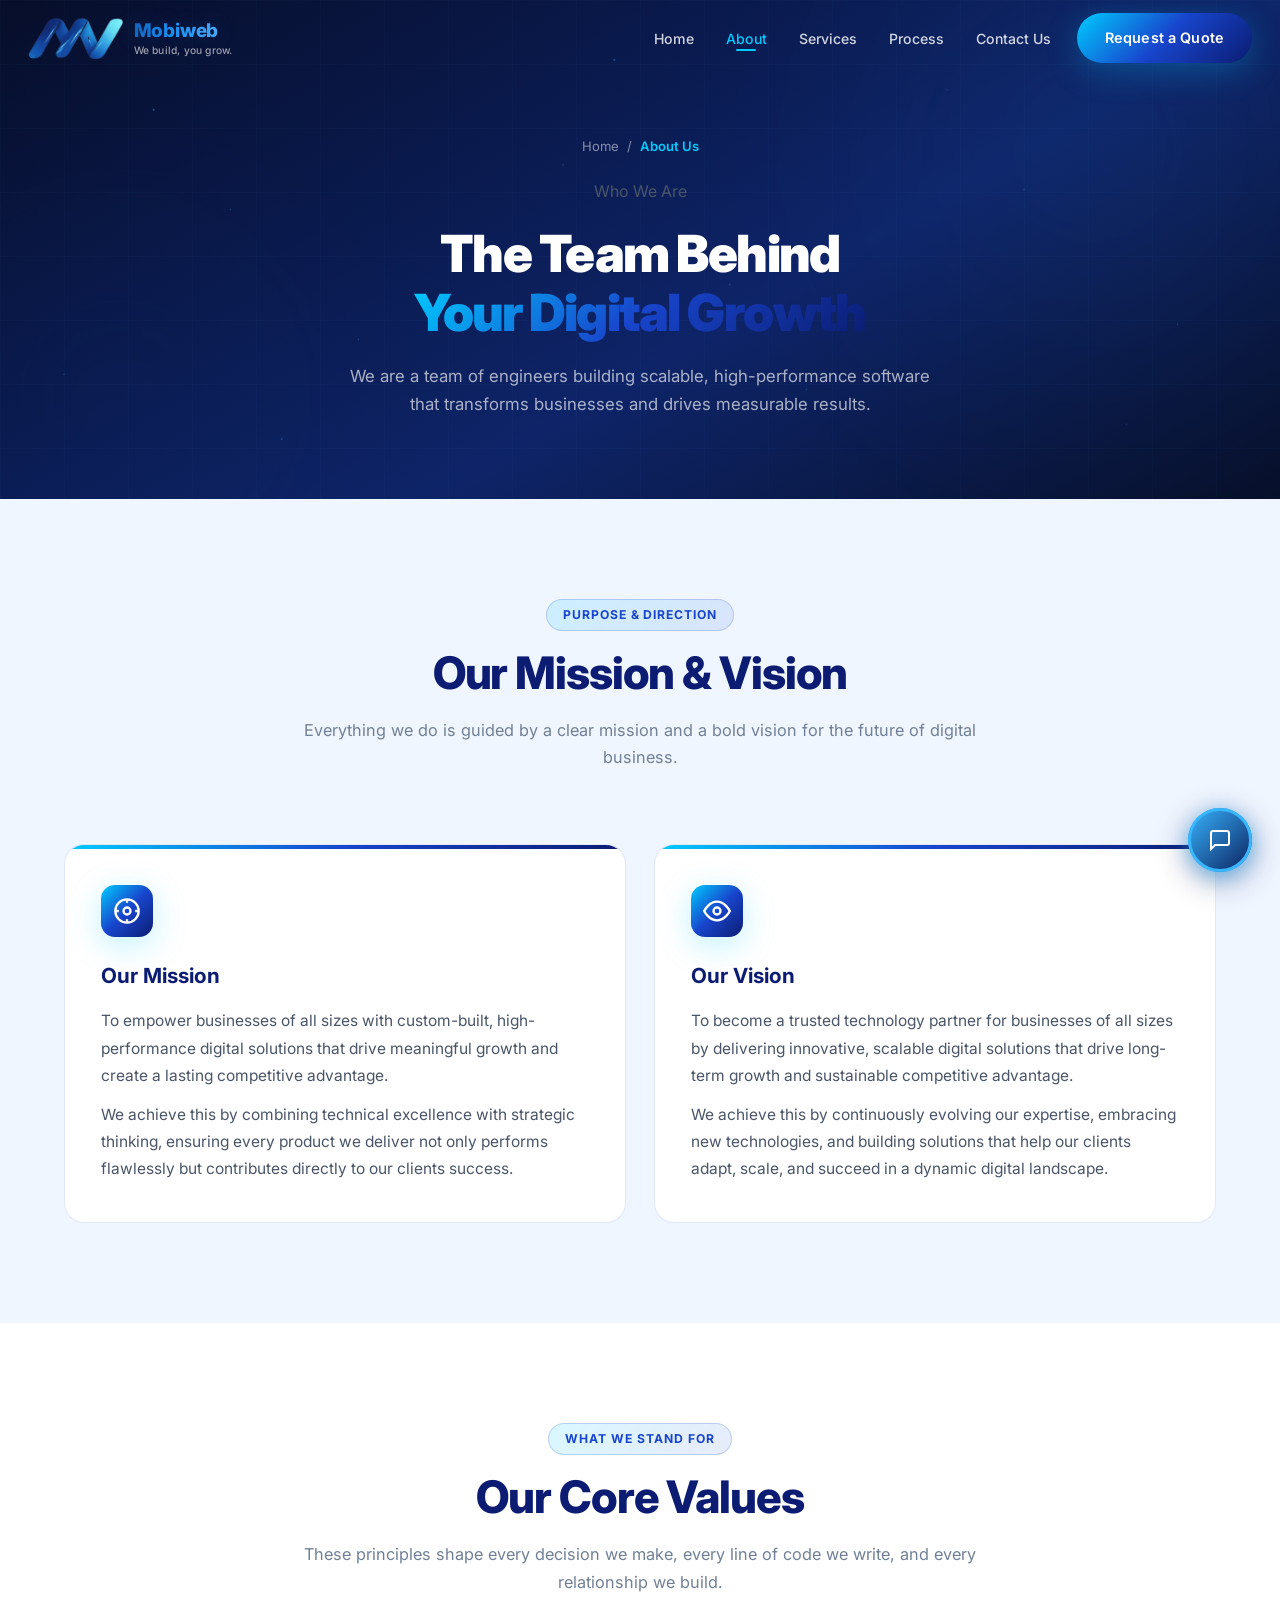
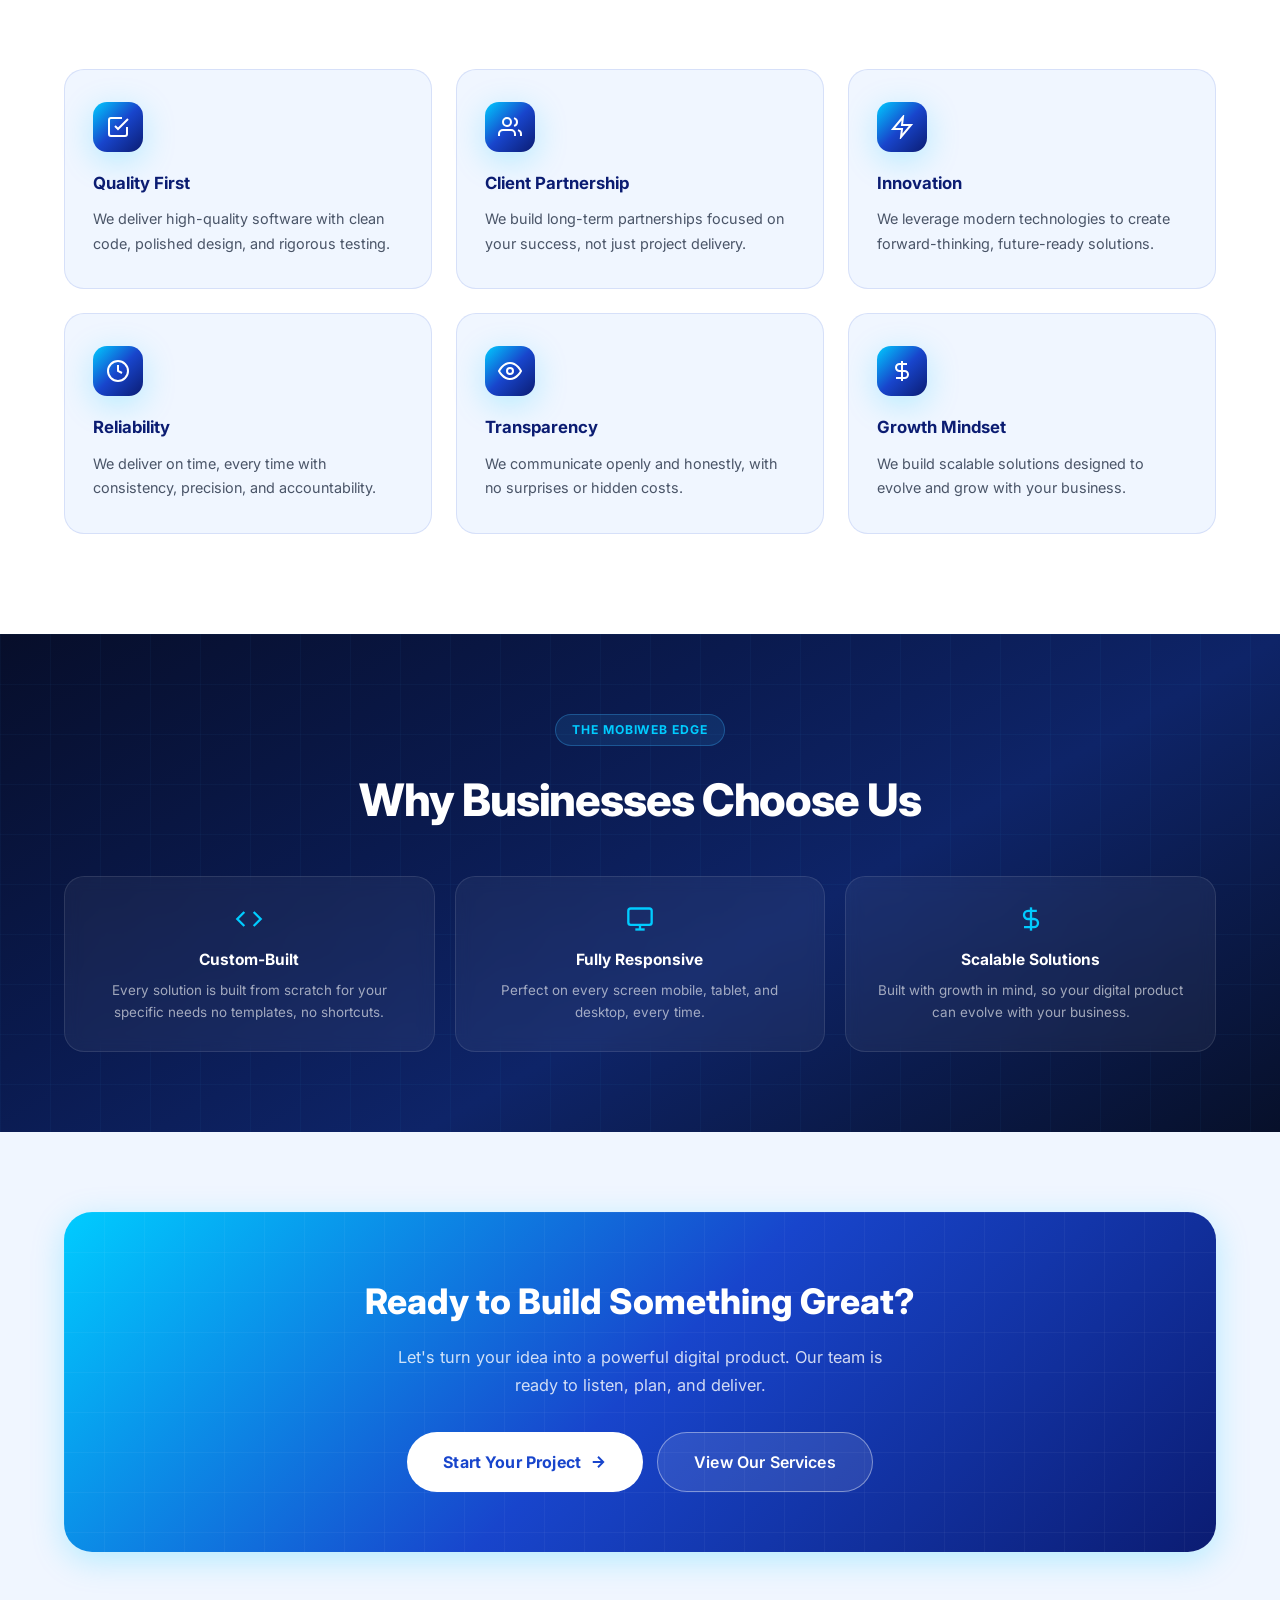
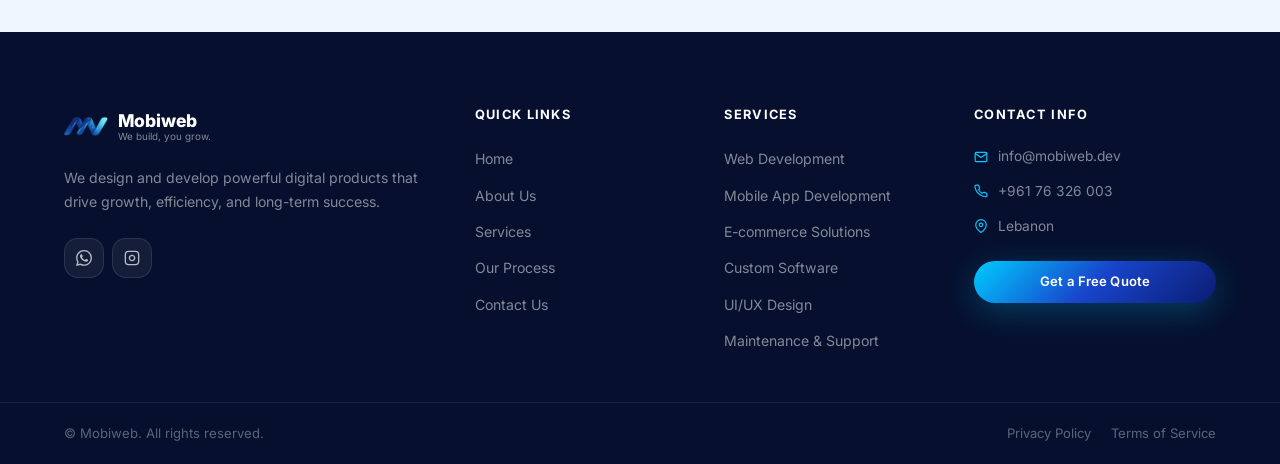
<file: about.html>
<!DOCTYPE html>
<html lang="en">
<head>
  <!-- Google tag (gtag.js) -->
  <script async src="https://www.googletagmanager.com/gtag/js?id=G-4029SM3J40"></script>
  <script>
    window.dataLayer = window.dataLayer || [];
    function gtag(){dataLayer.push(arguments);}
    gtag('js', new Date());
    gtag('config', 'G-4029SM3J40');
  </script>
  <meta charset="UTF-8" />
  <meta name="viewport" content="width=device-width, initial-scale=1.0" />
  <meta name="description" content="About Mobiweb — Our story, mission, vision, values, and the team behind Lebanon's trusted software company." />
  <meta name="keywords" content="about Mobiweb, software company Lebanon, web development team, who we are, our mission" />
  <meta name="author" content="Mobiweb" />
  <meta name="robots" content="index, follow" />
  <meta property="og:title" content="About Us — Mobiweb" />
  <meta property="og:description" content="Learn about Mobiweb — our story, values, mission and the people behind your next digital product." />
  <meta property="og:type" content="website" />
  <meta property="og:url" content="https://mobiweb.dev/about.html" />
  <title>About Us — Mobiweb</title>
  <link rel="icon" type="image/png" sizes="16x16" href="favicon-16x16.png" />
  <link rel="icon" type="image/png" sizes="32x32" href="favicon-32x32.png" />
  <link rel="icon" type="image/png" sizes="192x192" href="android-chrome-192x192.png" />
  <link rel="icon" type="image/png" sizes="512x512" href="android-chrome-512x512.png" />
  <link rel="apple-touch-icon" sizes="180x180" href="apple-touch-icon.png" />
  <link rel="stylesheet" href="style.css" />
  <link rel="preconnect" href="https://fonts.googleapis.com" />
  <link rel="preconnect" href="https://fonts.gstatic.com" crossorigin />
  <link href="https://fonts.googleapis.com/css2?family=Inter:wght@300;400;500;600;700;800;900&display=swap" rel="stylesheet" />
  <style>
    /* Active nav link */
    .active-page { color: #00CCFF !important; }
    .active-page::after { transform: translateX(-50%) scaleX(1) !important; }

    /* Breadcrumb */
    .breadcrumb { display: flex; align-items: center; gap: 8px; font-size: 0.82rem; color: rgba(255,255,255,.5); }
    .breadcrumb a { color: rgba(255,255,255,.5); transition: color 0.3s; }
    .breadcrumb a:hover { color: #00CCFF; }
    .breadcrumb span[aria-current] { color: #00CCFF; font-weight: 600; }

    /* ===== About Page Specific Styles ===== */

    /* Hero */
    .abt-hero {
      position: relative;
      background: var(--gradient-hero);
      overflow: hidden;
      padding: calc(var(--navbar-h) + 60px) 0 80px;
    }
    .abt-hero-inner {
      position: relative;
      z-index: 1;
      text-align: center;
      display: flex;
      flex-direction: column;
      align-items: center;
      gap: 20px;
    }
    .abt-hero-title {
      font-size: clamp(2rem, 4vw, 3.2rem);
      font-weight: 900;
      color: var(--white);
      line-height: 1.15;
      letter-spacing: -0.03em;
      max-width: 720px;
    }
    .abt-hero-subtitle {
      font-size: 1.05rem;
      color: rgba(255,255,255,.65);
      line-height: 1.7;
      max-width: 580px;
    }

    /* Story section */
    .abt-story-grid {
      display: grid;
      grid-template-columns: 1fr 1fr;
      gap: 64px;
      align-items: center;
    }
    .abt-story-text h2 {
      font-size: clamp(1.6rem, 3vw, 2.2rem);
      font-weight: 800;
      color: var(--text-primary);
      line-height: 1.25;
      letter-spacing: -0.025em;
      margin-bottom: 20px;
    }
    .abt-story-text p {
      font-size: 1rem;
      color: var(--text-body);
      line-height: 1.8;
      margin-bottom: 16px;
    }
    .abt-story-visual {
      display: grid;
      grid-template-columns: 1fr 1fr;
      gap: 16px;
    }
    .abt-stat-card {
      background: var(--white);
      border: 1.5px solid var(--border);
      border-radius: var(--radius-lg);
      padding: 28px 22px;
      text-align: center;
      transition: transform var(--transition), box-shadow var(--transition);
    }
    .abt-stat-card:hover {
      transform: translateY(-4px);
      box-shadow: var(--shadow-md);
    }
    .abt-stat-card strong {
      display: block;
      font-size: 2rem;
      font-weight: 900;
      background: var(--gradient);
      -webkit-background-clip: text;
      -webkit-text-fill-color: transparent;
      background-clip: text;
      line-height: 1;
      margin-bottom: 6px;
    }
    .abt-stat-card span {
      font-size: 0.82rem;
      font-weight: 500;
      color: var(--text-light);
    }
    .abt-stat-card.span-2 { grid-column: span 2; }

    /* Mission & Vision */
    .mv-grid {
      display: grid;
      grid-template-columns: 1fr 1fr;
      gap: 28px;
    }
    .mv-full-card {
      background: var(--white);
      border: 1.5px solid var(--border);
      border-radius: var(--radius-lg);
      padding: 40px 36px;
      position: relative;
      overflow: hidden;
      transition: transform var(--transition), box-shadow var(--transition);
    }
    .mv-full-card:hover {
      transform: translateY(-4px);
      box-shadow: var(--shadow-lg);
    }
    .mv-full-card::before {
      content: '';
      position: absolute;
      top: 0; left: 0; right: 0;
      height: 4px;
      background: var(--gradient);
    }
    .mv-full-card .mv-icon {
      margin-bottom: 22px;
    }
    .mv-full-card h3 {
      font-size: 1.3rem;
      font-weight: 700;
      color: var(--text-primary);
      margin-bottom: 14px;
    }
    .mv-full-card p {
      font-size: 0.97rem;
      color: var(--text-body);
      line-height: 1.75;
    }

    /* Values */
    .values-grid {
      display: grid;
      grid-template-columns: repeat(3, 1fr);
      gap: 24px;
    }
    .value-card {
      background: var(--bg);
      border-radius: var(--radius-lg);
      border: 1.5px solid var(--border);
      padding: 32px 28px;
      transition: transform var(--transition), box-shadow var(--transition), border-color var(--transition);
    }
    .value-card:hover {
      transform: translateY(-5px);
      box-shadow: var(--shadow-md);
      border-color: rgba(56,182,255,.3);
    }
    .value-icon {
      width: 50px; height: 50px;
      background: var(--gradient);
      border-radius: var(--radius-md);
      display: flex; align-items: center; justify-content: center;
      color: var(--white);
      margin-bottom: 18px;
      box-shadow: var(--shadow-blue);
    }
    .value-card h3 {
      font-size: 1.05rem;
      font-weight: 700;
      color: var(--text-primary);
      margin-bottom: 10px;
    }
    .value-card p {
      font-size: 0.9rem;
      color: var(--text-body);
      line-height: 1.7;
    }

    /* Why us strip */
    .abt-why-strip {
      background: var(--gradient-hero);
      padding: 80px 0;
      position: relative;
      overflow: hidden;
    }
    .abt-why-strip::before {
      content: '';
      position: absolute; inset: 0;
      background-image:
        linear-gradient(rgba(56,182,255,.04) 1px, transparent 1px),
        linear-gradient(90deg, rgba(56,182,255,.04) 1px, transparent 1px);
      background-size: 50px 50px;
      pointer-events: none;
    }
    .abt-why-inner {
      position: relative; z-index: 1;
      text-align: center;
    }
    .abt-why-inner .section-badge { background: rgba(56,182,255,.12); border-color: rgba(56,182,255,.3); color: var(--bright); }
    .abt-why-inner .section-title { color: var(--white); }
    .abt-why-inner .section-subtitle { color: rgba(255,255,255,.65); }
    .abt-why-list {
      display: grid;
      grid-template-columns: repeat(3, 1fr);
      gap: 20px;
      margin-top: 48px;
    }
    .abt-why-item {
      background: rgba(255,255,255,.05);
      border: 1px solid rgba(255,255,255,.1);
      border-radius: var(--radius-lg);
      padding: 28px 22px;
      text-align: center;
      backdrop-filter: blur(8px);
      transition: background var(--transition), border-color var(--transition), transform var(--transition);
    }
    .abt-why-item:hover {
      background: rgba(56,182,255,.1);
      border-color: rgba(56,182,255,.35);
      transform: translateY(-4px);
    }
    .abt-why-item svg { margin: 0 auto 14px; color: var(--bright); display: block; }
    .abt-why-item h4 { font-size: 0.97rem; font-weight: 700; color: var(--white); margin-bottom: 8px; }
    .abt-why-item p  { font-size: 0.84rem; color: rgba(255,255,255,.6); line-height: 1.6; }

    /* CTA strip */
    .abt-cta-section {
      background: var(--bg);
      padding: 80px 0;
    }
    .abt-cta-box {
      background: var(--gradient);
      border-radius: var(--radius-xl);
      padding: 60px 48px;
      text-align: center;
      box-shadow: var(--shadow-blue);
      position: relative;
      overflow: hidden;
    }
    .abt-cta-box::before {
      content: '';
      position: absolute; inset: 0;
      background-image:
        linear-gradient(rgba(255,255,255,.04) 1px, transparent 1px),
        linear-gradient(90deg, rgba(255,255,255,.04) 1px, transparent 1px);
      background-size: 40px 40px;
      pointer-events: none;
    }
    .abt-cta-box h2 {
      font-size: clamp(1.6rem, 3vw, 2.2rem);
      font-weight: 800;
      color: var(--white);
      margin-bottom: 14px;
      position: relative;
    }
    .abt-cta-box p {
      font-size: 1.02rem;
      color: rgba(255,255,255,.8);
      max-width: 500px;
      margin: 0 auto 32px;
      line-height: 1.7;
      position: relative;
    }
    .abt-cta-actions {
      display: flex;
      gap: 14px;
      justify-content: center;
      flex-wrap: wrap;
      position: relative;
    }
    .btn-white {
      background: var(--white);
      color: var(--blue);
      font-weight: 700;
    }
    .btn-white:hover {
      background: rgba(255,255,255,.9);
      transform: translateY(-2px);
      box-shadow: 0 8px 24px rgba(0,0,0,.15);
    }
    .btn-ghost-white {
      background: rgba(255,255,255,.1);
      color: var(--white);
      border: 1.5px solid rgba(255,255,255,.4);
    }
    .btn-ghost-white:hover {
      background: rgba(255,255,255,.2);
      transform: translateY(-2px);
    }

    /* Responsive */
    @media (max-width: 1024px) {
      .abt-story-grid { grid-template-columns: 1fr; gap: 40px; }
      .mv-grid { grid-template-columns: 1fr; }
      .values-grid { grid-template-columns: repeat(2, 1fr); }
      .abt-why-list { grid-template-columns: 1fr; }
    }
    @media (max-width: 640px) {
      .abt-story-visual { grid-template-columns: 1fr 1fr; }
      .abt-stat-card.span-2 { grid-column: span 1; }
      .values-grid { grid-template-columns: 1fr; }
      .abt-why-list { grid-template-columns: 1fr; }
      .abt-cta-box { padding: 40px 24px; }
    }
  </style>
</head>
<body>

  <!-- ===== NAVBAR ===== -->
  <nav class="navbar" id="navbar" role="navigation" aria-label="Main navigation">
    <div class="nav-container">
      <a href="index.html" class="nav-brand" aria-label="Mobiweb — Go to homepage">
        <div class="nav-logo-wrap">
          <img src="mobiweb.webp" alt="Mobiweb Logo" class="logo-img" />
        </div>
        <div class="nav-brand-text">
          <span class="brand-name">Mobi<span class="brand-web">web</span></span>
          <span class="brand-slogan">We build, you grow.</span>
        </div>
      </a>

      <button class="hamburger" id="hamburger" aria-label="Toggle mobile navigation menu" aria-expanded="false" aria-controls="nav-menu">
        <span class="hb-line"></span>
        <span class="hb-line"></span>
        <span class="hb-line"></span>
      </button>

      <ul class="nav-menu" id="nav-menu" role="list">
        <li><a href="index.html#home"    class="nav-link">Home</a></li>
        <li><a href="about.html"         class="nav-link active-page">About</a></li>
        <li><a href="index.html#services"      class="nav-link">Services</a></li>
        <li><a href="index.html#process" class="nav-link">Process</a></li>
        <li><a href="index.html#contact" class="nav-link">Contact Us</a></li>
        <li class="nav-cta-item"><a href="index.html#contact" class="btn btn-primary nav-cta">Request a Quote</a></li>
      </ul>

      <div class="nav-overlay" id="nav-overlay" aria-hidden="true"></div>
    </div>
  </nav>

  <!-- ===== HERO ===== -->
  <section class="abt-hero" aria-labelledby="abt-hero-heading">
    <div class="hero-bg" aria-hidden="true">
      <div class="hero-orb orb-1"></div>
      <div class="hero-orb orb-2"></div>
      <div class="hero-grid-overlay"></div>
    </div>
    <div class="container abt-hero-inner">
      <nav class="breadcrumb" aria-label="Breadcrumb">
        <a href="index.html">Home</a>
        <span aria-hidden="true">/</span>
        <span aria-current="page">About Us</span>
      </nav>
      <div class="svc-hero-badge">
        <span class="badge-dot" aria-hidden="true"></span>
        <span>Who We Are</span>
      </div>
      <h1 id="abt-hero-heading" class="abt-hero-title">
        The Team Behind<br>
        <span class="gradient-text">Your Digital Growth</span>
      </h1>
      <p class="abt-hero-subtitle">
        We are a team of engineers building scalable, high-performance software that transforms businesses and drives measurable results.
      </p>
    </div>
  </section>

  <!-- ===== MISSION & VISION ===== -->
  <section class="section" style="background: var(--bg);" aria-labelledby="mv-heading">
    <div class="container">
      <header class="section-header reveal">
        <span class="section-badge">Purpose &amp; Direction</span>
        <h2 id="mv-heading" class="section-title">Our Mission &amp; Vision</h2>
        <p class="section-subtitle">Everything we do is guided by a clear mission and a bold vision for the future of digital business.</p>
      </header>

      <div class="mv-grid">
        <div class="mv-full-card reveal">
          <div class="mv-icon" aria-hidden="true">
            <svg width="28" height="28" viewBox="0 0 24 24" fill="none" stroke="currentColor" stroke-width="2"><circle cx="12" cy="12" r="10"/><circle cx="12" cy="12" r="3"/><line x1="12" y1="2" x2="12" y2="5"/><line x1="12" y1="19" x2="12" y2="22"/><line x1="2" y1="12" x2="5" y2="12"/><line x1="19" y1="12" x2="22" y2="12"/></svg>
          </div>
          <h3>Our Mission</h3>
          <p>To empower businesses of all sizes with custom-built, high-performance digital solutions that drive meaningful growth and create a lasting competitive advantage.</p>
          <p style="margin-top:12px;">We achieve this by combining technical excellence with strategic thinking, ensuring every product we deliver not only performs flawlessly but contributes directly to our clients success.</p>
        </div>
        <div class="mv-full-card reveal">
          <div class="mv-icon" aria-hidden="true">
            <svg width="28" height="28" viewBox="0 0 24 24" fill="none" stroke="currentColor" stroke-width="2"><path d="M1 12s4-8 11-8 11 8 11 8-4 8-11 8-11-8-11-8z"/><circle cx="12" cy="12" r="3"/></svg>
          </div>
          <h3>Our Vision</h3>
          <p>To become a trusted technology partner for businesses of all sizes by delivering innovative, scalable digital solutions that drive long-term growth and sustainable competitive advantage.</p>
          <p style="margin-top:12px;">We achieve this by continuously evolving our expertise, embracing new technologies, and building solutions that help our clients adapt, scale, and succeed in a dynamic digital landscape.</p>
        </div>
      </div>
    </div>
  </section>

  <!-- ===== OUR VALUES ===== -->
  <section class="section" style="background: var(--white);" aria-labelledby="values-heading">
    <div class="container">
      <header class="section-header reveal">
        <span class="section-badge">What We Stand For</span>
        <h2 id="values-heading" class="section-title">Our Core Values</h2>
        <p class="section-subtitle">These principles shape every decision we make, every line of code we write, and every relationship we build.</p>
      </header>

      <div class="values-grid">
        <div class="value-card reveal">
          <div class="value-icon" aria-hidden="true">
            <svg width="24" height="24" viewBox="0 0 24 24" fill="none" stroke="currentColor" stroke-width="2"><polyline points="9 11 12 14 22 4"/><path d="M21 12v7a2 2 0 0 1-2 2H5a2 2 0 0 1-2-2V5a2 2 0 0 1 2-2h11"/></svg>
          </div>
          <h3>Quality First</h3>
          <p>We deliver high-quality software with clean code, polished design, and rigorous testing.</p>
        </div>
        <div class="value-card reveal">
          <div class="value-icon" aria-hidden="true">
            <svg width="24" height="24" viewBox="0 0 24 24" fill="none" stroke="currentColor" stroke-width="2"><path d="M17 21v-2a4 4 0 0 0-4-4H5a4 4 0 0 0-4 4v2"/><circle cx="9" cy="7" r="4"/><path d="M23 21v-2a4 4 0 0 0-3-3.87"/><path d="M16 3.13a4 4 0 0 1 0 7.75"/></svg>
          </div>
          <h3>Client Partnership</h3>
          <p>We build long-term partnerships focused on your success, not just project delivery.</p>
        </div>
        <div class="value-card reveal">
          <div class="value-icon" aria-hidden="true">
            <svg width="24" height="24" viewBox="0 0 24 24" fill="none" stroke="currentColor" stroke-width="2"><path d="M13 2L3 14h9l-1 8 10-12h-9l1-8z"/></svg>
          </div>
          <h3>Innovation</h3>
          <p>We leverage modern technologies to create forward-thinking, future-ready solutions.</p>
        </div>
        <div class="value-card reveal">
          <div class="value-icon" aria-hidden="true">
            <svg width="24" height="24" viewBox="0 0 24 24" fill="none" stroke="currentColor" stroke-width="2"><circle cx="12" cy="12" r="10"/><polyline points="12 6 12 12 16 14"/></svg>
          </div>
          <h3>Reliability</h3>
          <p>We deliver on time, every time with consistency, precision, and accountability.</p>
        </div>
        <div class="value-card reveal">
          <div class="value-icon" aria-hidden="true">
            <svg width="24" height="24" viewBox="0 0 24 24" fill="none" stroke="currentColor" stroke-width="2"><path d="M1 12s4-8 11-8 11 8 11 8-4 8-11 8-11-8-11-8z"/><circle cx="12" cy="12" r="3"/></svg>
          </div>
          <h3>Transparency</h3>
          <p>We communicate openly and honestly, with no surprises or hidden costs.</p>
        </div>
        <div class="value-card reveal">
          <div class="value-icon" aria-hidden="true">
            <svg width="24" height="24" viewBox="0 0 24 24" fill="none" stroke="currentColor" stroke-width="2"><line x1="12" y1="2" x2="12" y2="22"/><path d="M17 5H9.5a3.5 3.5 0 0 0 0 7h5a3.5 3.5 0 0 1 0 7H6"/></svg>
          </div>
          <h3>Growth Mindset</h3>
          <p>We build scalable solutions designed to evolve and grow with your business.</p>
        </div>
      </div>
    </div>
  </section>

  <!-- ===== WHY CHOOSE US ===== -->
  <section class="abt-why-strip" aria-labelledby="abt-why-heading">
    <div class="container abt-why-inner">
      <span class="section-badge">The Mobiweb Edge</span>
      <h2 id="abt-why-heading" class="section-title" style="margin-top:12px;">Why Businesses Choose Us</h2>
      <div class="abt-why-list">
        <div class="abt-why-item reveal">
          <svg width="28" height="28" viewBox="0 0 24 24" fill="none" stroke="currentColor" stroke-width="2"><polyline points="16 18 22 12 16 6"/><polyline points="8 6 2 12 8 18"/></svg>
          <h4>Custom-Built</h4>
          <p>Every solution is built from scratch for your specific needs no templates, no shortcuts.</p>
        </div>
        <div class="abt-why-item reveal">
          <svg width="28" height="28" viewBox="0 0 24 24" fill="none" stroke="currentColor" stroke-width="2"><rect x="2" y="3" width="20" height="14" rx="2"/><line x1="8" y1="21" x2="16" y2="21"/><line x1="12" y1="17" x2="12" y2="21"/></svg>
          <h4>Fully Responsive</h4>
          <p>Perfect on every screen mobile, tablet, and desktop, every time.</p>
        </div>
        <div class="abt-why-item reveal">
          <svg width="28" height="28" viewBox="0 0 24 24" fill="none" stroke="currentColor" stroke-width="2"><line x1="12" y1="2" x2="12" y2="22"/><path d="M17 5H9.5a3.5 3.5 0 0 0 0 7h5a3.5 3.5 0 0 1 0 7H6"/></svg>
          <h4>Scalable Solutions</h4>
          <p>Built with growth in mind, so your digital product can evolve with your business.</p>
        </div>
      </div>
    </div>
  </section>

  <!-- ===== CTA ===== -->
  <section class="abt-cta-section" aria-label="Call to action">
    <div class="container">
      <div class="abt-cta-box reveal">
        <h2>Ready to Build Something Great?</h2>
        <p>Let's turn your idea into a powerful digital product. Our team is ready to listen, plan, and deliver.</p>
        <div class="abt-cta-actions">
          <a href="index.html#contact" class="btn btn-white btn-lg">
            Start Your Project
            <svg width="18" height="18" viewBox="0 0 24 24" fill="none" stroke="currentColor" stroke-width="2.5" aria-hidden="true"><path d="M5 12h14M12 5l7 7-7 7"/></svg>
          </a>
          <a href="index.html#services" class="btn btn-ghost-white btn-lg">View Our Services</a>
        </div>
      </div>
    </div>
  </section>

  <!-- ===== FOOTER ===== -->
  <footer class="footer" role="contentinfo">
    <div class="footer-top">
      <div class="container">
        <div class="footer-grid">
          <div class="footer-col footer-brand-col">
            <a href="index.html" class="footer-logo-link" aria-label="Mobiweb home">
              <img src="mobiweb.webp" alt="Mobiweb Logo" class="footer-logo-img" />
              <div class="footer-brand-text">
                <span class="footer-brand-name">Mobiweb</span>
                <span class="footer-brand-slogan">We build, you grow.</span>
              </div>
            </a>
            <p>We design and develop powerful digital products that drive growth, efficiency, and long-term success.</p>
            <div class="footer-social">
              <a href="https://wa.me/96176326003" class="soc-btn" aria-label="WhatsApp" target="_blank" rel="noopener noreferrer"><svg width="16" height="16" viewBox="0 0 24 24" fill="currentColor" aria-hidden="true"><path d="M17.472 14.382c-.297-.149-1.758-.867-2.03-.967-.273-.099-.471-.148-.67.15-.197.297-.767.966-.94 1.164-.173.199-.347.223-.644.075-.297-.15-1.255-.463-2.39-1.475-.883-.788-1.48-1.761-1.653-2.059-.173-.297-.018-.458.13-.606.134-.133.298-.347.446-.52.149-.174.198-.298.298-.497.099-.198.05-.371-.025-.52-.075-.149-.669-1.612-.916-2.207-.242-.579-.487-.5-.669-.51-.173-.008-.371-.01-.57-.01-.198 0-.52.074-.792.372-.272.297-1.04 1.016-1.04 2.479 0 1.462 1.065 2.875 1.213 3.074.149.198 2.096 3.2 5.077 4.487.709.306 1.262.489 1.694.625.712.227 1.36.195 1.871.118.571-.085 1.758-.719 2.006-1.413.248-.694.248-1.289.173-1.413-.074-.124-.272-.198-.57-.347m-5.421 7.403h-.004a9.87 9.87 0 01-5.031-1.378l-.361-.214-3.741.982.998-3.648-.235-.374a9.86 9.86 0 01-1.51-5.26c.001-5.45 4.436-9.884 9.888-9.884 2.64 0 5.122 1.03 6.988 2.898a9.825 9.825 0 012.893 6.994c-.003 5.45-4.437 9.884-9.885 9.884m8.413-18.297A11.815 11.815 0 0012.05 0C5.495 0 .16 5.335.157 11.892c0 2.096.547 4.142 1.588 5.945L.057 24l6.305-1.654a11.882 11.882 0 005.683 1.448h.005c6.554 0 11.89-5.335 11.893-11.893a11.821 11.821 0 00-3.48-8.413z"/></svg></a>
              <a href="https://www.instagram.com/mobiweb.dev?igsh=MTlpNDk3N3h0a2Myeg==" class="soc-btn" aria-label="Instagram" target="_blank" rel="noopener noreferrer"><svg width="16" height="16" viewBox="0 0 24 24" fill="none" stroke="currentColor" stroke-width="2" aria-hidden="true"><rect x="2" y="2" width="20" height="20" rx="5"/><path d="M16 11.37A4 4 0 1 1 12.63 8 4 4 0 0 1 16 11.37z"/><line x1="17.5" y1="6.5" x2="17.51" y2="6.5"/></svg></a>
            </div>
          </div>

          <nav class="footer-col" aria-label="Quick links">
            <h4>Quick Links</h4>
            <ul>
              <li><a href="index.html#home">Home</a></li>
              <li><a href="about.html">About Us</a></li>
              <li><a href="index.html#services">Services</a></li>
              <li><a href="index.html#process">Our Process</a></li>
              <li><a href="index.html#contact">Contact Us</a></li>
            </ul>
          </nav>

          <nav class="footer-col" aria-label="Services">
            <h4>Services</h4>
            <ul>
              <li><a href="index.html#services">Web Development</a></li>
              <li><a href="index.html#services">Mobile App Development</a></li>
              <li><a href="index.html#services">E-commerce Solutions</a></li>
              <li><a href="index.html#services">Custom Software</a></li>
              <li><a href="index.html#services">UI/UX Design</a></li>
              <li><a href="index.html#services">Maintenance &amp; Support</a></li>
            </ul>
          </nav>

          <div class="footer-col">
            <h4>Contact Info</h4>
            <div class="footer-contact-list">
              <div class="fci">
                <svg width="14" height="14" viewBox="0 0 24 24" fill="none" stroke="currentColor" stroke-width="2" aria-hidden="true"><path d="M4 4h16c1.1 0 2 .9 2 2v12c0 1.1-.9 2-2 2H4c-1.1 0-2-.9-2-2V6c0-1.1.9-2 2-2z"/><polyline points="22,6 12,13 2,6"/></svg>
                <a href="mailto:info@mobiweb.dev">info@mobiweb.dev</a>
              </div>
              <div class="fci">
                <svg width="14" height="14" viewBox="0 0 24 24" fill="none" stroke="currentColor" stroke-width="2" aria-hidden="true"><path d="M22 16.92v3a2 2 0 0 1-2.18 2 19.79 19.79 0 0 1-8.63-3.07A19.5 19.5 0 0 1 4.69 13a19.79 19.79 0 0 1-3.07-8.67A2 2 0 0 1 3.6 2h3a2 2 0 0 1 2 1.72c.127.96.361 1.903.7 2.81a2 2 0 0 1-.45 2.11L7.91 9.91a16 16 0 0 0 6.09 6.09l1.27-1.27a2 2 0 0 1 2.11-.45c.907.339 1.85.573 2.81.7A2 2 0 0 1 22 16.92z"/></svg>
                <a href="tel:+96176326003">+961 76 326 003</a>
              </div>
              <div class="fci">
                <svg width="14" height="14" viewBox="0 0 24 24" fill="none" stroke="currentColor" stroke-width="2" aria-hidden="true"><path d="M21 10c0 7-9 13-9 13s-9-6-9-13a9 9 0 0 1 18 0z"/><circle cx="12" cy="10" r="3"/></svg>
                <span>Lebanon</span>
              </div>
            </div>
            <a href="index.html#contact" class="btn btn-primary btn-sm footer-cta-btn">Get a Free Quote</a>
          </div>
        </div>
      </div>
    </div>
    <div class="footer-bottom">
      <div class="container">
        <p>&copy; <span id="currentYear"></span> Mobiweb. All rights reserved.</p>
        <div class="footer-legal">
          <a href="privacy-policy.html">Privacy Policy</a>
          <a href="terms-of-service.html">Terms of Service</a>
        </div>
      </div>
    </div>
  </footer>

  <script src="script.js"></script>
  <script src="chatbot.js"></script>
</body>
</html>
</file>
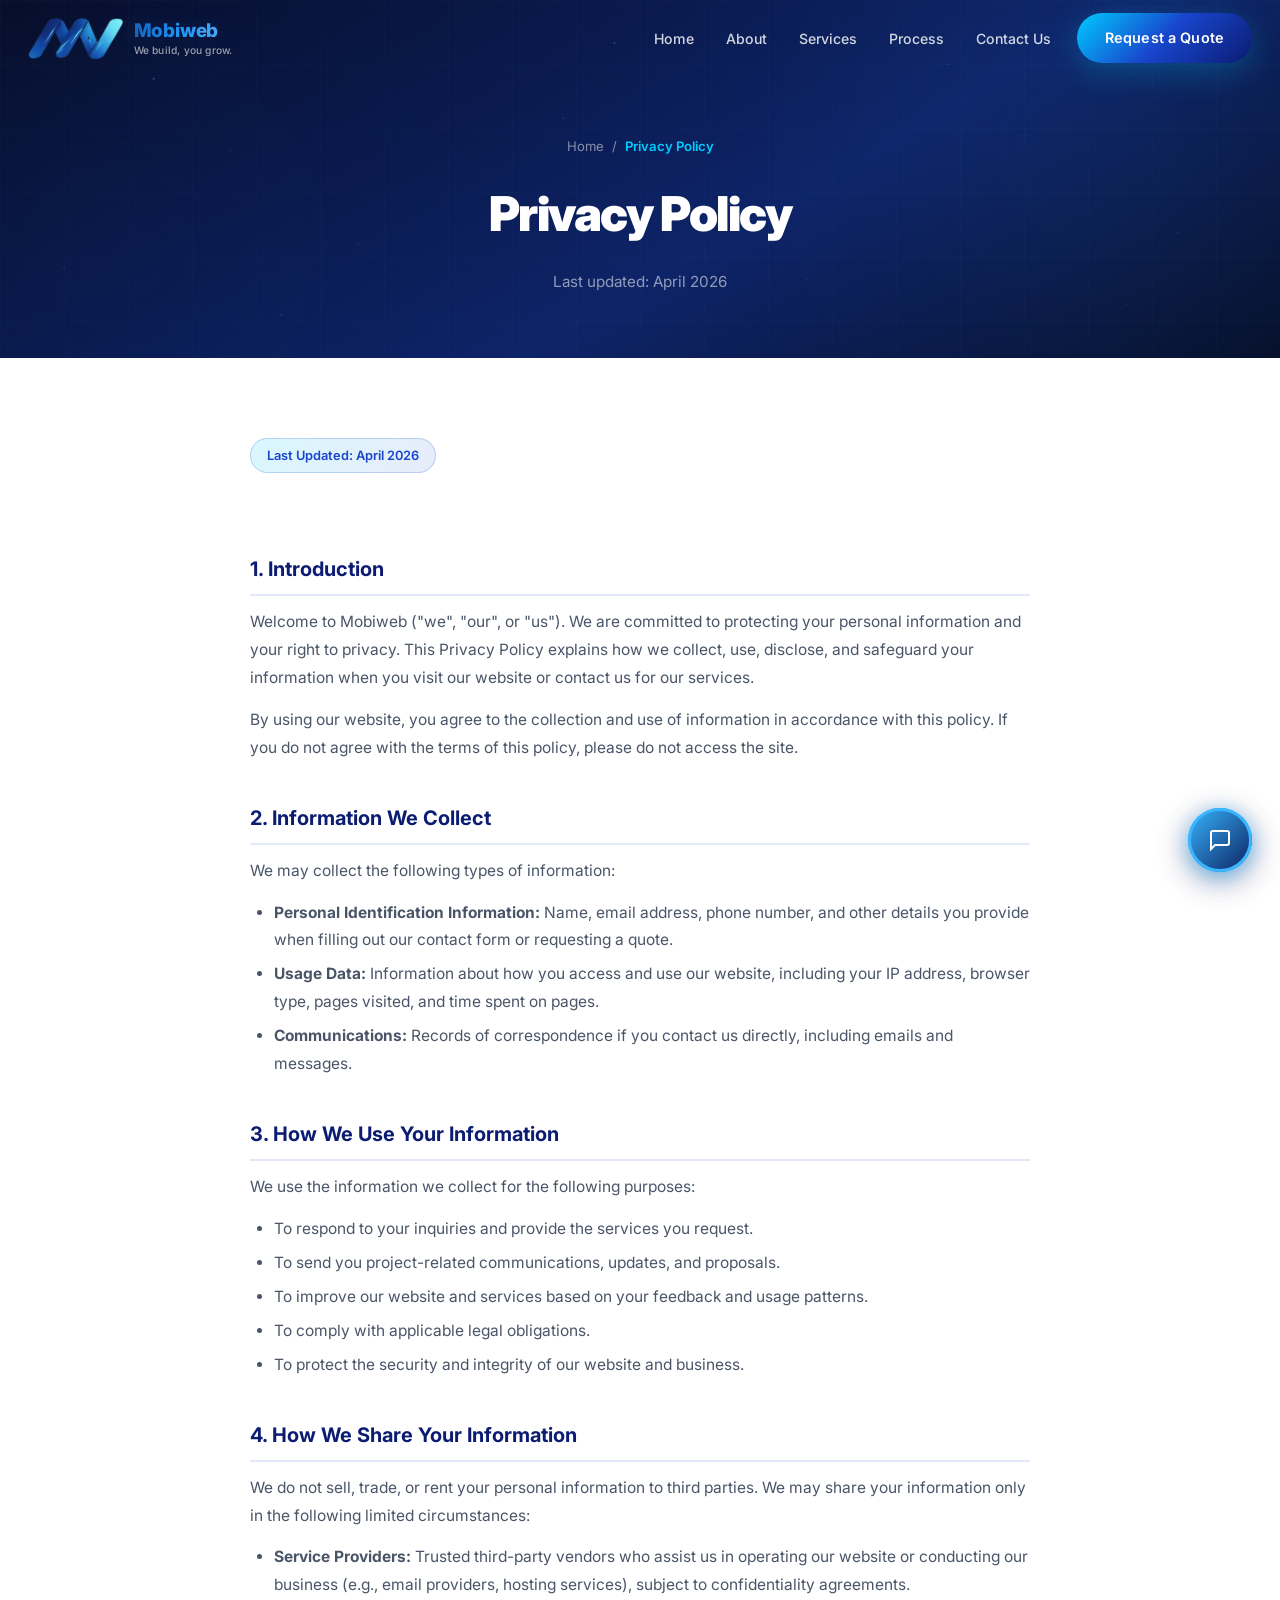
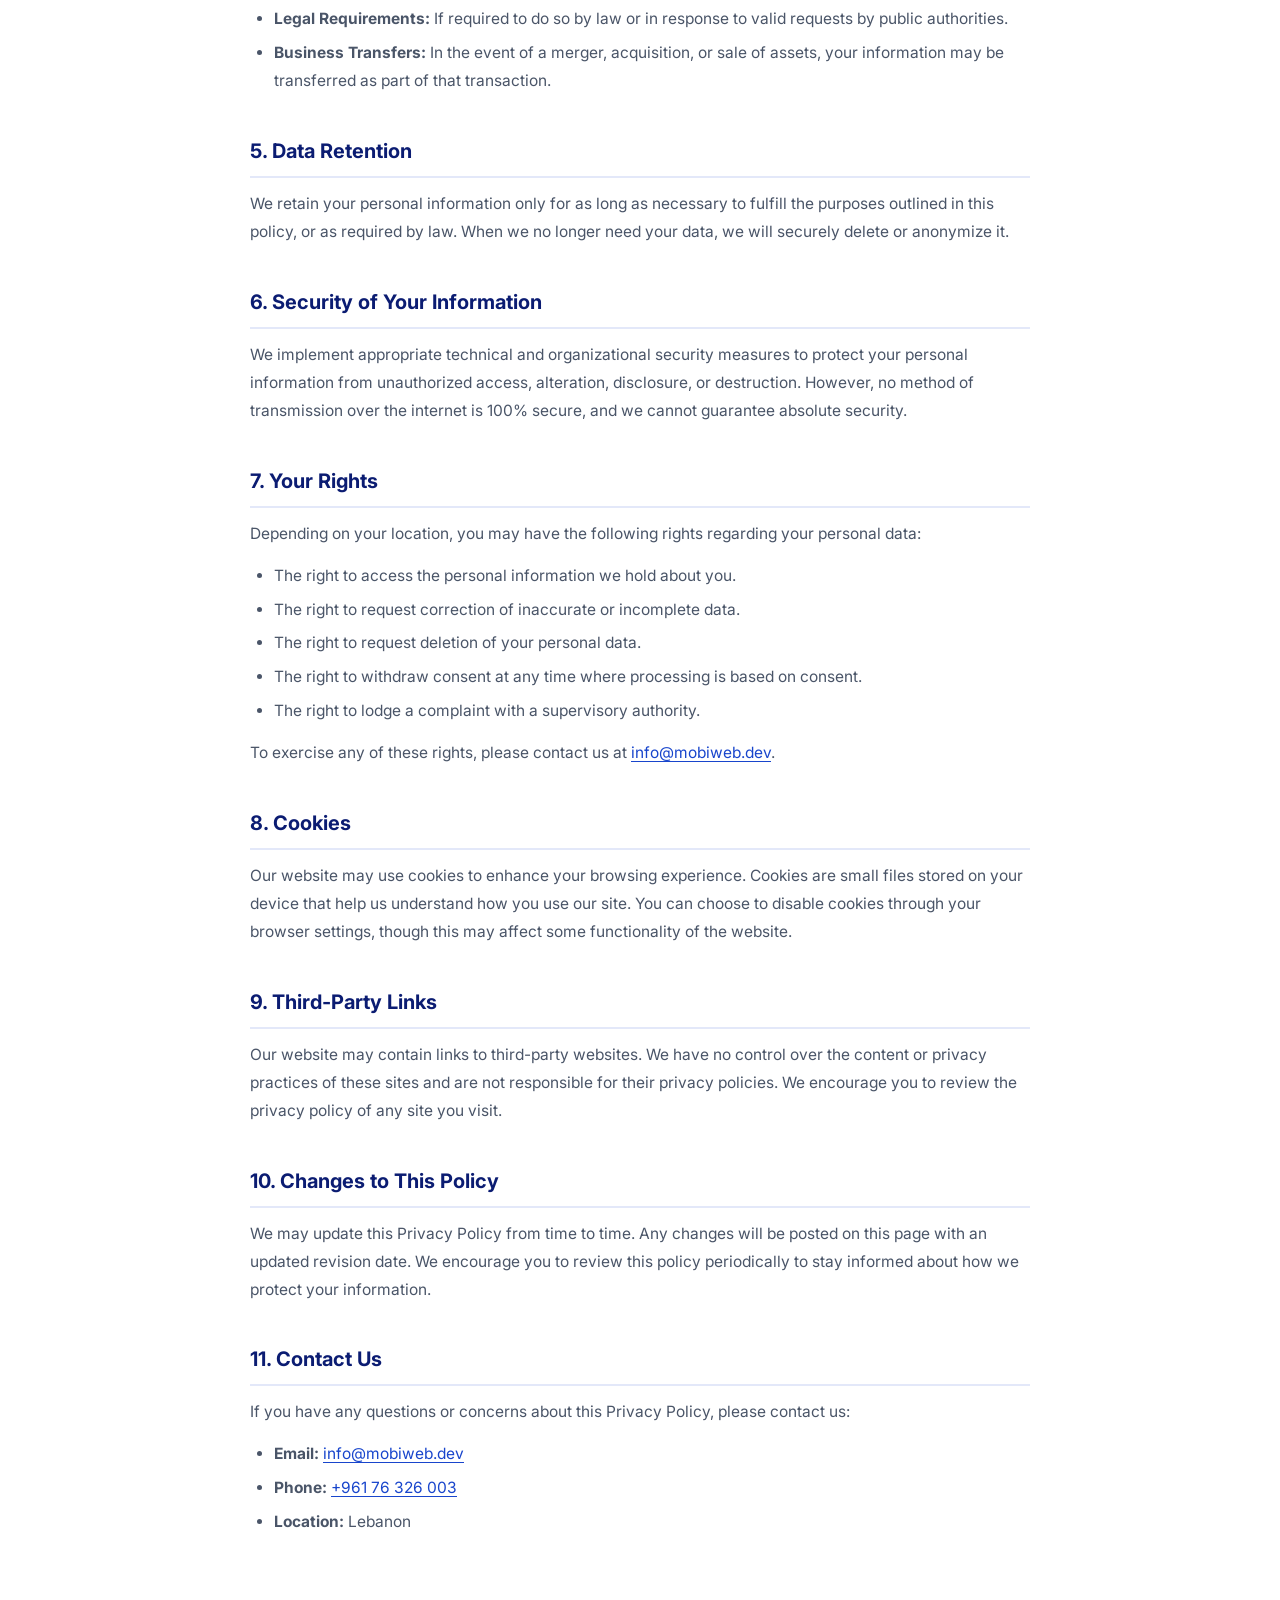
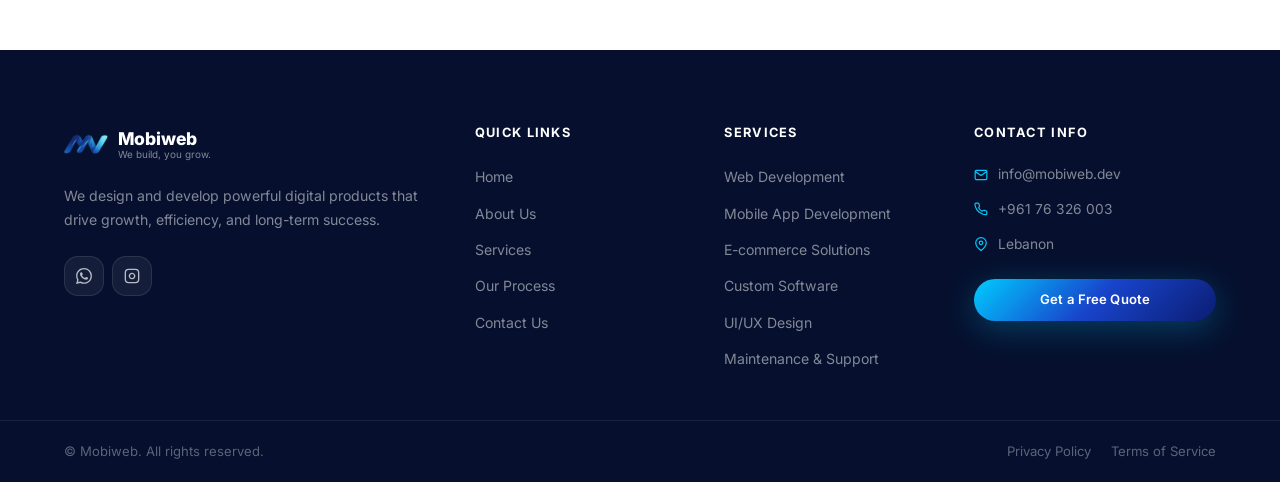
<file: privacy-policy.html>
<!DOCTYPE html>
<html lang="en">
<head>
  <!-- Google tag (gtag.js) -->
  <script async src="https://www.googletagmanager.com/gtag/js?id=G-4029SM3J40"></script>
  <script>
    window.dataLayer = window.dataLayer || [];
    function gtag(){dataLayer.push(arguments);}
    gtag('js', new Date());
    gtag('config', 'G-4029SM3J40');
  </script>
  <meta charset="UTF-8" />
  <meta name="viewport" content="width=device-width, initial-scale=1.0" />
  <meta name="description" content="Mobiweb Privacy Policy — how we collect, use, and protect your personal information." />
  <meta name="robots" content="index, follow" />
  <title>Privacy Policy — Mobiweb</title>
  <link rel="icon" type="image/png" sizes="16x16" href="favicon-16x16.png" />
  <link rel="icon" type="image/png" sizes="32x32" href="favicon-32x32.png" />
  <link rel="icon" type="image/png" sizes="192x192" href="android-chrome-192x192.png" />
  <link rel="icon" type="image/png" sizes="512x512" href="android-chrome-512x512.png" />
  <link rel="apple-touch-icon" sizes="180x180" href="apple-touch-icon.png" />
  <link rel="stylesheet" href="style.css" />
  <link rel="preconnect" href="https://fonts.googleapis.com" />
  <link rel="preconnect" href="https://fonts.gstatic.com" crossorigin />
  <link href="https://fonts.googleapis.com/css2?family=Inter:wght@300;400;500;600;700;800;900&display=swap" rel="stylesheet" />
  <style>
    .legal-hero {
      position: relative;
      background: var(--gradient-hero);
      overflow: hidden;
      padding: calc(var(--navbar-h) + 60px) 0 64px;
    }
    .legal-hero-inner {
      position: relative; z-index: 1;
      text-align: center;
      display: flex; flex-direction: column; align-items: center; gap: 16px;
    }
    .legal-hero h1 {
      font-size: clamp(2rem, 4vw, 3rem);
      font-weight: 900;
      color: var(--white);
      letter-spacing: -0.03em;
    }
    .legal-hero p {
      font-size: 0.95rem;
      color: rgba(255,255,255,.55);
    }
    .breadcrumb {
      display: flex; align-items: center; gap: 8px;
      font-size: 0.82rem; color: rgba(255,255,255,.5);
    }
    .breadcrumb a { color: rgba(255,255,255,.5); transition: color 0.3s; }
    .breadcrumb a:hover { color: #00CCFF; }
    .breadcrumb span[aria-current] { color: #00CCFF; font-weight: 600; }

    .legal-body {
      background: var(--white);
      padding: 80px 0 100px;
    }
    .legal-content {
      max-width: 780px;
      margin: 0 auto;
    }
    .legal-content h2 {
      font-size: 1.25rem;
      font-weight: 700;
      color: var(--text-primary);
      margin: 40px 0 12px;
      padding-bottom: 8px;
      border-bottom: 2px solid var(--border);
    }
    .legal-content h2:first-child { margin-top: 0; }
    .legal-content p {
      font-size: 0.97rem;
      color: var(--text-body);
      line-height: 1.8;
      margin-bottom: 14px;
    }
    .legal-content ul {
      list-style: disc;
      padding-left: 24px;
      margin-bottom: 14px;
    }
    .legal-content ul li {
      font-size: 0.97rem;
      color: var(--text-body);
      line-height: 1.8;
      margin-bottom: 6px;
    }
    .legal-content a {
      color: var(--blue);
      text-decoration: underline;
      text-underline-offset: 3px;
    }
    .legal-content a:hover { color: var(--bright); }
    .legal-last-updated {
      display: inline-block;
      background: var(--gradient-soft);
      border: 1px solid rgba(17,76,191,.2);
      border-radius: var(--radius-full);
      padding: 6px 16px;
      font-size: 0.8rem;
      font-weight: 600;
      color: var(--blue);
      margin-bottom: 40px;
    }
  </style>
</head>
<body>

  <!-- ===== NAVBAR ===== -->
  <nav class="navbar" id="navbar" role="navigation" aria-label="Main navigation">
    <div class="nav-container">
      <a href="index.html" class="nav-brand" aria-label="Mobiweb — Go to homepage">
        <div class="nav-logo-wrap">
          <img src="mobiweb.webp" alt="Mobiweb Logo" class="logo-img" />
        </div>
        <div class="nav-brand-text">
          <span class="brand-name">Mobi<span class="brand-web">web</span></span>
          <span class="brand-slogan">We build, you grow.</span>
        </div>
      </a>

      <button class="hamburger" id="hamburger" aria-label="Toggle mobile navigation menu" aria-expanded="false" aria-controls="nav-menu">
        <span class="hb-line"></span>
        <span class="hb-line"></span>
        <span class="hb-line"></span>
      </button>

      <ul class="nav-menu" id="nav-menu" role="list">
        <li><a href="index.html#home"    class="nav-link">Home</a></li>
        <li><a href="about.html"         class="nav-link">About</a></li>
        <li><a href="index.html#services" class="nav-link">Services</a></li>
        <li><a href="index.html#process" class="nav-link">Process</a></li>
        <li><a href="index.html#contact" class="nav-link">Contact Us</a></li>
        <li class="nav-cta-item"><a href="index.html#contact" class="btn btn-primary nav-cta">Request a Quote</a></li>
      </ul>

      <div class="nav-overlay" id="nav-overlay" aria-hidden="true"></div>
    </div>
  </nav>

  <!-- ===== HERO ===== -->
  <section class="legal-hero">
    <div class="hero-bg" aria-hidden="true">
      <div class="hero-orb orb-1"></div>
      <div class="hero-orb orb-2"></div>
      <div class="hero-grid-overlay"></div>
    </div>
    <div class="container legal-hero-inner">
      <nav class="breadcrumb" aria-label="Breadcrumb">
        <a href="index.html">Home</a>
        <span aria-hidden="true">/</span>
        <span aria-current="page">Privacy Policy</span>
      </nav>
      <h1>Privacy Policy</h1>
      <p>Last updated: April 2026</p>
    </div>
  </section>

  <!-- ===== CONTENT ===== -->
  <section class="legal-body">
    <div class="container">
      <div class="legal-content">
        <span class="legal-last-updated">Last Updated: April 2026</span>

        <h2>1. Introduction</h2>
        <p>Welcome to Mobiweb ("we", "our", or "us"). We are committed to protecting your personal information and your right to privacy. This Privacy Policy explains how we collect, use, disclose, and safeguard your information when you visit our website or contact us for our services.</p>
        <p>By using our website, you agree to the collection and use of information in accordance with this policy. If you do not agree with the terms of this policy, please do not access the site.</p>

        <h2>2. Information We Collect</h2>
        <p>We may collect the following types of information:</p>
        <ul>
          <li><strong>Personal Identification Information:</strong> Name, email address, phone number, and other details you provide when filling out our contact form or requesting a quote.</li>
          <li><strong>Usage Data:</strong> Information about how you access and use our website, including your IP address, browser type, pages visited, and time spent on pages.</li>
          <li><strong>Communications:</strong> Records of correspondence if you contact us directly, including emails and messages.</li>
        </ul>

        <h2>3. How We Use Your Information</h2>
        <p>We use the information we collect for the following purposes:</p>
        <ul>
          <li>To respond to your inquiries and provide the services you request.</li>
          <li>To send you project-related communications, updates, and proposals.</li>
          <li>To improve our website and services based on your feedback and usage patterns.</li>
          <li>To comply with applicable legal obligations.</li>
          <li>To protect the security and integrity of our website and business.</li>
        </ul>

        <h2>4. How We Share Your Information</h2>
        <p>We do not sell, trade, or rent your personal information to third parties. We may share your information only in the following limited circumstances:</p>
        <ul>
          <li><strong>Service Providers:</strong> Trusted third-party vendors who assist us in operating our website or conducting our business (e.g., email providers, hosting services), subject to confidentiality agreements.</li>
          <li><strong>Legal Requirements:</strong> If required to do so by law or in response to valid requests by public authorities.</li>
          <li><strong>Business Transfers:</strong> In the event of a merger, acquisition, or sale of assets, your information may be transferred as part of that transaction.</li>
        </ul>

        <h2>5. Data Retention</h2>
        <p>We retain your personal information only for as long as necessary to fulfill the purposes outlined in this policy, or as required by law. When we no longer need your data, we will securely delete or anonymize it.</p>

        <h2>6. Security of Your Information</h2>
        <p>We implement appropriate technical and organizational security measures to protect your personal information from unauthorized access, alteration, disclosure, or destruction. However, no method of transmission over the internet is 100% secure, and we cannot guarantee absolute security.</p>

        <h2>7. Your Rights</h2>
        <p>Depending on your location, you may have the following rights regarding your personal data:</p>
        <ul>
          <li>The right to access the personal information we hold about you.</li>
          <li>The right to request correction of inaccurate or incomplete data.</li>
          <li>The right to request deletion of your personal data.</li>
          <li>The right to withdraw consent at any time where processing is based on consent.</li>
          <li>The right to lodge a complaint with a supervisory authority.</li>
        </ul>
        <p>To exercise any of these rights, please contact us at <a href="mailto:info@mobiweb.dev">info@mobiweb.dev</a>.</p>

        <h2>8. Cookies</h2>
        <p>Our website may use cookies to enhance your browsing experience. Cookies are small files stored on your device that help us understand how you use our site. You can choose to disable cookies through your browser settings, though this may affect some functionality of the website.</p>

        <h2>9. Third-Party Links</h2>
        <p>Our website may contain links to third-party websites. We have no control over the content or privacy practices of these sites and are not responsible for their privacy policies. We encourage you to review the privacy policy of any site you visit.</p>

        <h2>10. Changes to This Policy</h2>
        <p>We may update this Privacy Policy from time to time. Any changes will be posted on this page with an updated revision date. We encourage you to review this policy periodically to stay informed about how we protect your information.</p>

        <h2>11. Contact Us</h2>
        <p>If you have any questions or concerns about this Privacy Policy, please contact us:</p>
        <ul>
          <li><strong>Email:</strong> <a href="mailto:info@mobiweb.dev">info@mobiweb.dev</a></li>
          <li><strong>Phone:</strong> <a href="tel:+96176326003">+961 76 326 003</a></li>
          <li><strong>Location:</strong> Lebanon</li>
        </ul>
      </div>
    </div>
  </section>

  <!-- ===== FOOTER ===== -->
  <footer class="footer" role="contentinfo">
    <div class="footer-top">
      <div class="container">
        <div class="footer-grid">
          <div class="footer-col footer-brand-col">
            <a href="index.html" class="footer-logo-link" aria-label="Mobiweb home">
              <img src="mobiweb.webp" alt="Mobiweb Logo" class="footer-logo-img" />
              <div class="footer-brand-text">
                <span class="footer-brand-name">Mobiweb</span>
                <span class="footer-brand-slogan">We build, you grow.</span>
              </div>
            </a>
            <p>We design and develop powerful digital products that drive growth, efficiency, and long-term success.</p>
            <div class="footer-social">
              <a href="https://wa.me/96176326003" class="soc-btn" aria-label="WhatsApp" target="_blank" rel="noopener noreferrer"><svg width="16" height="16" viewBox="0 0 24 24" fill="currentColor" aria-hidden="true"><path d="M17.472 14.382c-.297-.149-1.758-.867-2.03-.967-.273-.099-.471-.148-.67.15-.197.297-.767.966-.94 1.164-.173.199-.347.223-.644.075-.297-.15-1.255-.463-2.39-1.475-.883-.788-1.48-1.761-1.653-2.059-.173-.297-.018-.458.13-.606.134-.133.298-.347.446-.52.149-.174.198-.298.298-.497.099-.198.05-.371-.025-.52-.075-.149-.669-1.612-.916-2.207-.242-.579-.487-.5-.669-.51-.173-.008-.371-.01-.57-.01-.198 0-.52.074-.792.372-.272.297-1.04 1.016-1.04 2.479 0 1.462 1.065 2.875 1.213 3.074.149.198 2.096 3.2 5.077 4.487.709.306 1.262.489 1.694.625.712.227 1.36.195 1.871.118.571-.085 1.758-.719 2.006-1.413.248-.694.248-1.289.173-1.413-.074-.124-.272-.198-.57-.347m-5.421 7.403h-.004a9.87 9.87 0 01-5.031-1.378l-.361-.214-3.741.982.998-3.648-.235-.374a9.86 9.86 0 01-1.51-5.26c.001-5.45 4.436-9.884 9.888-9.884 2.64 0 5.122 1.03 6.988 2.898a9.825 9.825 0 012.893 6.994c-.003 5.45-4.437 9.884-9.885 9.884m8.413-18.297A11.815 11.815 0 0012.05 0C5.495 0 .16 5.335.157 11.892c0 2.096.547 4.142 1.588 5.945L.057 24l6.305-1.654a11.882 11.882 0 005.683 1.448h.005c6.554 0 11.89-5.335 11.893-11.893a11.821 11.821 0 00-3.48-8.413z"/></svg></a>
              <a href="https://www.instagram.com/mobiweb.dev?igsh=MTlpNDk3N3h0a2Myeg==" class="soc-btn" aria-label="Instagram" target="_blank" rel="noopener noreferrer"><svg width="16" height="16" viewBox="0 0 24 24" fill="none" stroke="currentColor" stroke-width="2" aria-hidden="true"><rect x="2" y="2" width="20" height="20" rx="5"/><path d="M16 11.37A4 4 0 1 1 12.63 8 4 4 0 0 1 16 11.37z"/><line x1="17.5" y1="6.5" x2="17.51" y2="6.5"/></svg></a>
            </div>
          </div>

          <nav class="footer-col" aria-label="Quick links">
            <h4>Quick Links</h4>
            <ul>
              <li><a href="index.html#home">Home</a></li>
              <li><a href="about.html">About Us</a></li>
              <li><a href="index.html#services">Services</a></li>
              <li><a href="index.html#process">Our Process</a></li>
              <li><a href="index.html#contact">Contact Us</a></li>
            </ul>
          </nav>

          <nav class="footer-col" aria-label="Services">
            <h4>Services</h4>
            <ul>
              <li><a href="index.html#services">Web Development</a></li>
              <li><a href="index.html#services">Mobile App Development</a></li>
              <li><a href="index.html#services">E-commerce Solutions</a></li>
              <li><a href="index.html#services">Custom Software</a></li>
              <li><a href="index.html#services">UI/UX Design</a></li>
              <li><a href="index.html#services">Maintenance &amp; Support</a></li>
            </ul>
          </nav>

          <div class="footer-col">
            <h4>Contact Info</h4>
            <div class="footer-contact-list">
              <div class="fci">
                <svg width="14" height="14" viewBox="0 0 24 24" fill="none" stroke="currentColor" stroke-width="2" aria-hidden="true"><path d="M4 4h16c1.1 0 2 .9 2 2v12c0 1.1-.9 2-2 2H4c-1.1 0-2-.9-2-2V6c0-1.1.9-2 2-2z"/><polyline points="22,6 12,13 2,6"/></svg>
                <a href="mailto:info@mobiweb.dev">info@mobiweb.dev</a>
              </div>
              <div class="fci">
                <svg width="14" height="14" viewBox="0 0 24 24" fill="none" stroke="currentColor" stroke-width="2" aria-hidden="true"><path d="M22 16.92v3a2 2 0 0 1-2.18 2 19.79 19.79 0 0 1-8.63-3.07A19.5 19.5 0 0 1 4.69 13a19.79 19.79 0 0 1-3.07-8.67A2 2 0 0 1 3.6 2h3a2 2 0 0 1 2 1.72c.127.96.361 1.903.7 2.81a2 2 0 0 1-.45 2.11L7.91 9.91a16 16 0 0 0 6.09 6.09l1.27-1.27a2 2 0 0 1 2.11-.45c.907.339 1.85.573 2.81.7A2 2 0 0 1 22 16.92z"/></svg>
                <a href="tel:+96176326003">+961 76 326 003</a>
              </div>
              <div class="fci">
                <svg width="14" height="14" viewBox="0 0 24 24" fill="none" stroke="currentColor" stroke-width="2" aria-hidden="true"><path d="M21 10c0 7-9 13-9 13s-9-6-9-13a9 9 0 0 1 18 0z"/><circle cx="12" cy="10" r="3"/></svg>
                <span>Lebanon</span>
              </div>
            </div>
            <a href="index.html#contact" class="btn btn-primary btn-sm footer-cta-btn">Get a Free Quote</a>
          </div>
        </div>
      </div>
    </div>
    <div class="footer-bottom">
      <div class="container">
        <p>&copy; <span id="currentYear"></span> Mobiweb. All rights reserved.</p>
        <div class="footer-legal">
          <a href="privacy-policy.html">Privacy Policy</a>
          <a href="terms-of-service.html">Terms of Service</a>
        </div>
      </div>
    </div>
  </footer>

  <script src="script.js"></script>
  <script src="chatbot.js"></script>
</body>
</html>
</file>
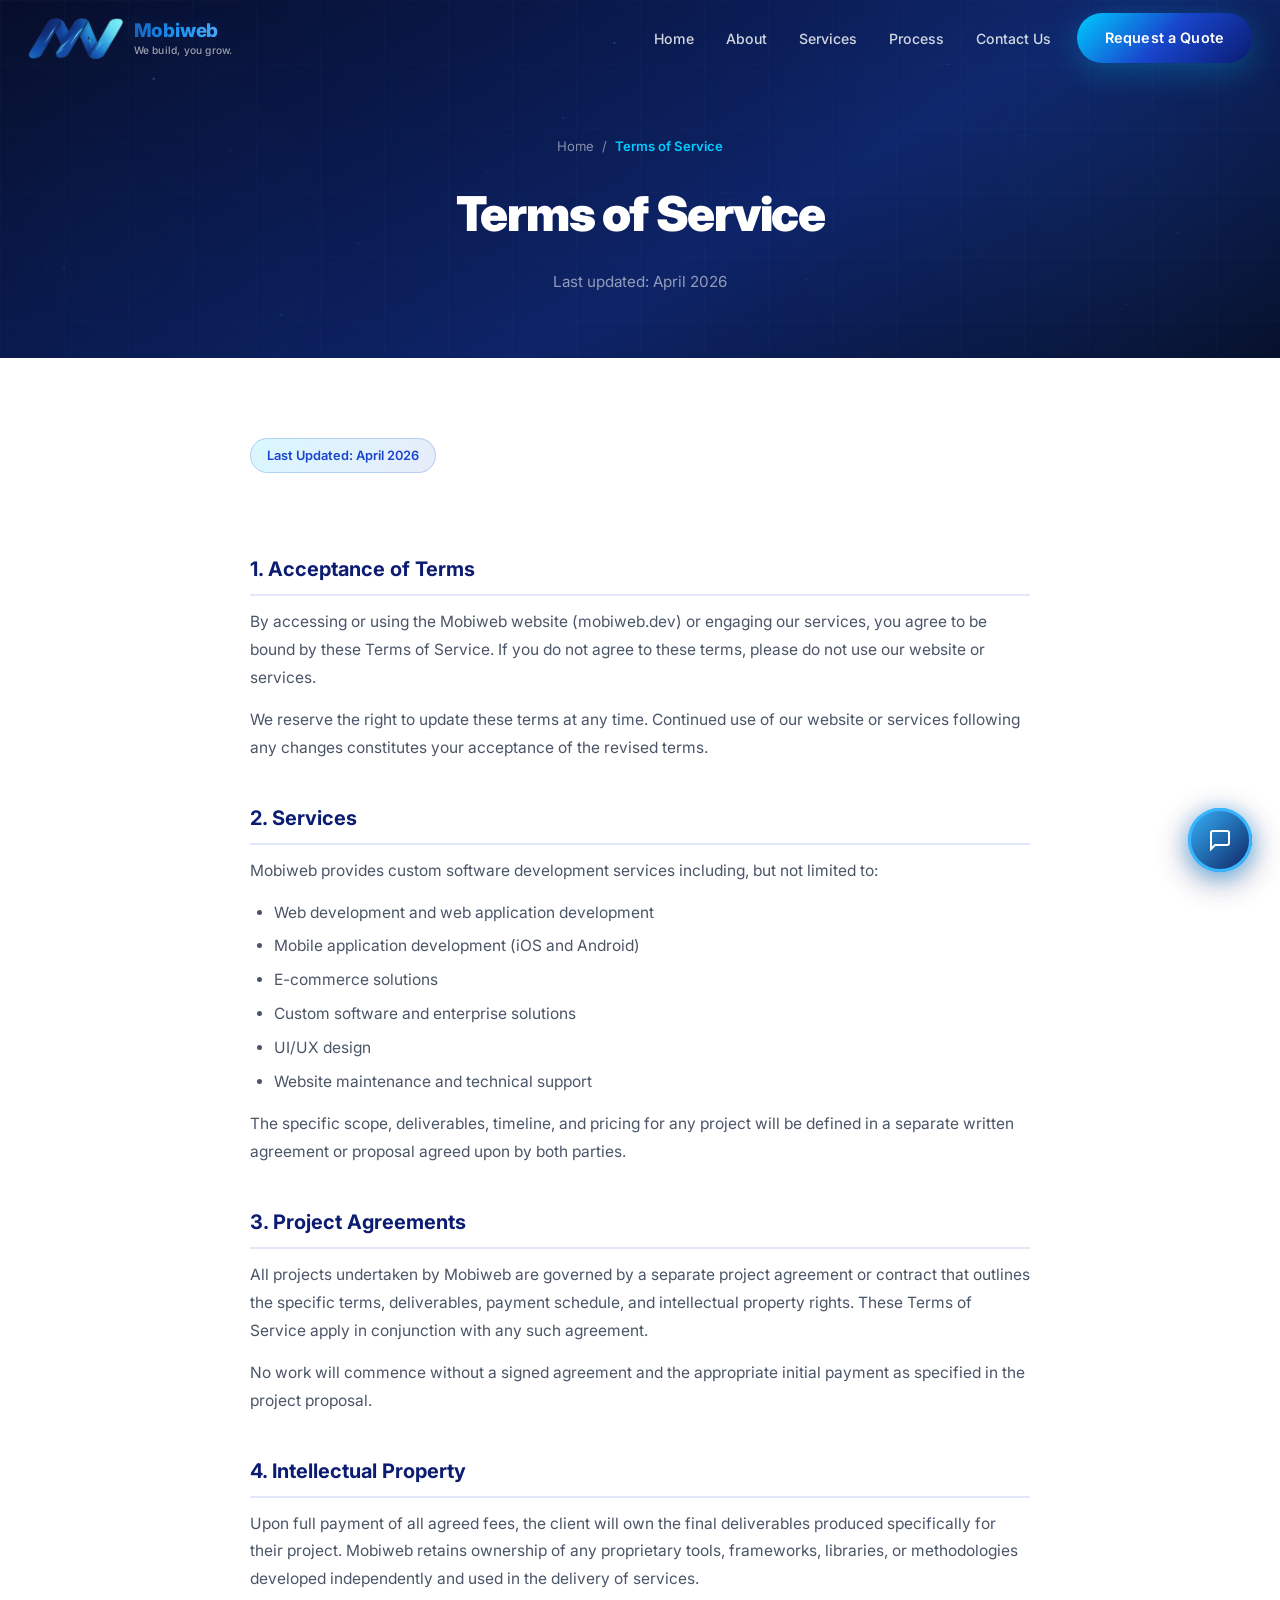
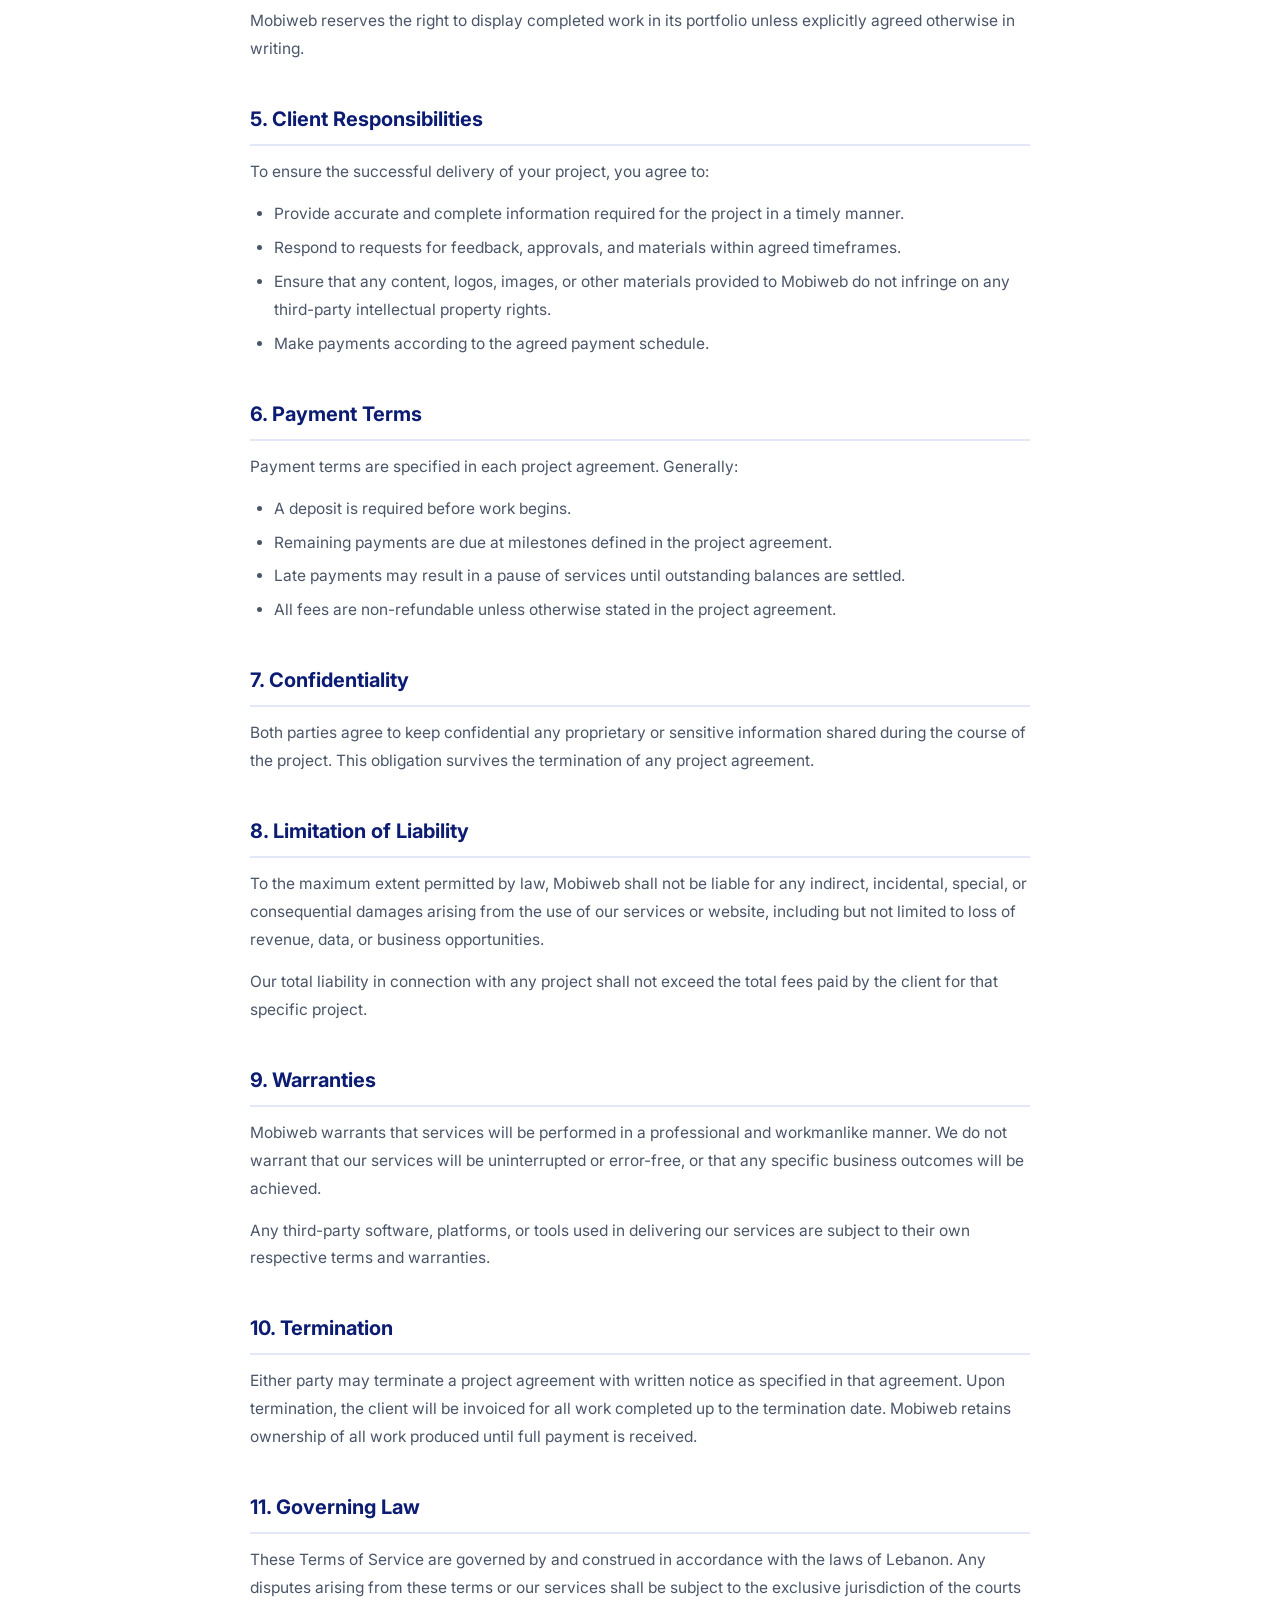
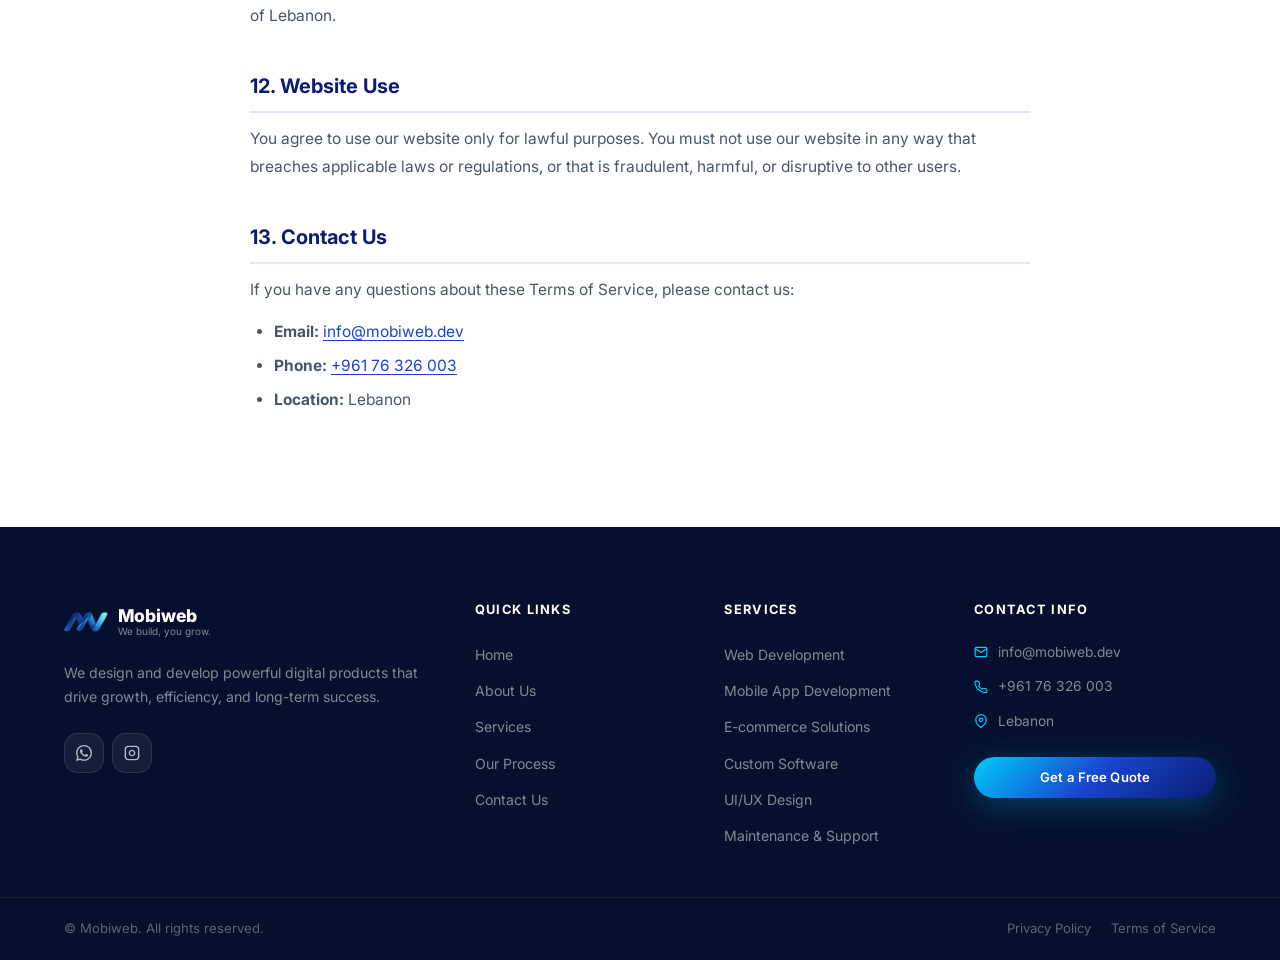
<file: terms-of-service.html>
<!DOCTYPE html>
<html lang="en">
<head>
  <!-- Google tag (gtag.js) -->
  <script async src="https://www.googletagmanager.com/gtag/js?id=G-4029SM3J40"></script>
  <script>
    window.dataLayer = window.dataLayer || [];
    function gtag(){dataLayer.push(arguments);}
    gtag('js', new Date());
    gtag('config', 'G-4029SM3J40');
  </script>
  <meta charset="UTF-8" />
  <meta name="viewport" content="width=device-width, initial-scale=1.0" />
  <meta name="description" content="Mobiweb Terms of Service — the terms and conditions governing your use of our website and services." />
  <meta name="robots" content="index, follow" />
  <title>Terms of Service — Mobiweb</title>
  <link rel="icon" type="image/png" sizes="16x16" href="favicon-16x16.png" />
  <link rel="icon" type="image/png" sizes="32x32" href="favicon-32x32.png" />
  <link rel="icon" type="image/png" sizes="192x192" href="android-chrome-192x192.png" />
  <link rel="icon" type="image/png" sizes="512x512" href="android-chrome-512x512.png" />
  <link rel="apple-touch-icon" sizes="180x180" href="apple-touch-icon.png" />
  <link rel="stylesheet" href="style.css" />
  <link rel="preconnect" href="https://fonts.googleapis.com" />
  <link rel="preconnect" href="https://fonts.gstatic.com" crossorigin />
  <link href="https://fonts.googleapis.com/css2?family=Inter:wght@300;400;500;600;700;800;900&display=swap" rel="stylesheet" />
  <style>
    .legal-hero {
      position: relative;
      background: var(--gradient-hero);
      overflow: hidden;
      padding: calc(var(--navbar-h) + 60px) 0 64px;
    }
    .legal-hero-inner {
      position: relative; z-index: 1;
      text-align: center;
      display: flex; flex-direction: column; align-items: center; gap: 16px;
    }
    .legal-hero h1 {
      font-size: clamp(2rem, 4vw, 3rem);
      font-weight: 900;
      color: var(--white);
      letter-spacing: -0.03em;
    }
    .legal-hero p {
      font-size: 0.95rem;
      color: rgba(255,255,255,.55);
    }
    .breadcrumb {
      display: flex; align-items: center; gap: 8px;
      font-size: 0.82rem; color: rgba(255,255,255,.5);
    }
    .breadcrumb a { color: rgba(255,255,255,.5); transition: color 0.3s; }
    .breadcrumb a:hover { color: #00CCFF; }
    .breadcrumb span[aria-current] { color: #00CCFF; font-weight: 600; }

    .legal-body {
      background: var(--white);
      padding: 80px 0 100px;
    }
    .legal-content {
      max-width: 780px;
      margin: 0 auto;
    }
    .legal-content h2 {
      font-size: 1.25rem;
      font-weight: 700;
      color: var(--text-primary);
      margin: 40px 0 12px;
      padding-bottom: 8px;
      border-bottom: 2px solid var(--border);
    }
    .legal-content h2:first-child { margin-top: 0; }
    .legal-content p {
      font-size: 0.97rem;
      color: var(--text-body);
      line-height: 1.8;
      margin-bottom: 14px;
    }
    .legal-content ul {
      list-style: disc;
      padding-left: 24px;
      margin-bottom: 14px;
    }
    .legal-content ul li {
      font-size: 0.97rem;
      color: var(--text-body);
      line-height: 1.8;
      margin-bottom: 6px;
    }
    .legal-content a {
      color: var(--blue);
      text-decoration: underline;
      text-underline-offset: 3px;
    }
    .legal-content a:hover { color: var(--bright); }
    .legal-last-updated {
      display: inline-block;
      background: var(--gradient-soft);
      border: 1px solid rgba(17,76,191,.2);
      border-radius: var(--radius-full);
      padding: 6px 16px;
      font-size: 0.8rem;
      font-weight: 600;
      color: var(--blue);
      margin-bottom: 40px;
    }
  </style>
</head>
<body>

  <!-- ===== NAVBAR ===== -->
  <nav class="navbar" id="navbar" role="navigation" aria-label="Main navigation">
    <div class="nav-container">
      <a href="index.html" class="nav-brand" aria-label="Mobiweb — Go to homepage">
        <div class="nav-logo-wrap">
          <img src="mobiweb.webp" alt="Mobiweb Logo" class="logo-img" />
        </div>
        <div class="nav-brand-text">
          <span class="brand-name">Mobi<span class="brand-web">web</span></span>
          <span class="brand-slogan">We build, you grow.</span>
        </div>
      </a>

      <button class="hamburger" id="hamburger" aria-label="Toggle mobile navigation menu" aria-expanded="false" aria-controls="nav-menu">
        <span class="hb-line"></span>
        <span class="hb-line"></span>
        <span class="hb-line"></span>
      </button>

      <ul class="nav-menu" id="nav-menu" role="list">
        <li><a href="index.html#home"    class="nav-link">Home</a></li>
        <li><a href="about.html"         class="nav-link">About</a></li>
        <li><a href="index.html#services" class="nav-link">Services</a></li>
        <li><a href="index.html#process" class="nav-link">Process</a></li>
        <li><a href="index.html#contact" class="nav-link">Contact Us</a></li>
        <li class="nav-cta-item"><a href="index.html#contact" class="btn btn-primary nav-cta">Request a Quote</a></li>
      </ul>

      <div class="nav-overlay" id="nav-overlay" aria-hidden="true"></div>
    </div>
  </nav>

  <!-- ===== HERO ===== -->
  <section class="legal-hero">
    <div class="hero-bg" aria-hidden="true">
      <div class="hero-orb orb-1"></div>
      <div class="hero-orb orb-2"></div>
      <div class="hero-grid-overlay"></div>
    </div>
    <div class="container legal-hero-inner">
      <nav class="breadcrumb" aria-label="Breadcrumb">
        <a href="index.html">Home</a>
        <span aria-hidden="true">/</span>
        <span aria-current="page">Terms of Service</span>
      </nav>
      <h1>Terms of Service</h1>
      <p>Last updated: April 2026</p>
    </div>
  </section>

  <!-- ===== CONTENT ===== -->
  <section class="legal-body">
    <div class="container">
      <div class="legal-content">
        <span class="legal-last-updated">Last Updated: April 2026</span>

        <h2>1. Acceptance of Terms</h2>
        <p>By accessing or using the Mobiweb website (mobiweb.dev) or engaging our services, you agree to be bound by these Terms of Service. If you do not agree to these terms, please do not use our website or services.</p>
        <p>We reserve the right to update these terms at any time. Continued use of our website or services following any changes constitutes your acceptance of the revised terms.</p>

        <h2>2. Services</h2>
        <p>Mobiweb provides custom software development services including, but not limited to:</p>
        <ul>
          <li>Web development and web application development</li>
          <li>Mobile application development (iOS and Android)</li>
          <li>E-commerce solutions</li>
          <li>Custom software and enterprise solutions</li>
          <li>UI/UX design</li>
          <li>Website maintenance and technical support</li>
        </ul>
        <p>The specific scope, deliverables, timeline, and pricing for any project will be defined in a separate written agreement or proposal agreed upon by both parties.</p>

        <h2>3. Project Agreements</h2>
        <p>All projects undertaken by Mobiweb are governed by a separate project agreement or contract that outlines the specific terms, deliverables, payment schedule, and intellectual property rights. These Terms of Service apply in conjunction with any such agreement.</p>
        <p>No work will commence without a signed agreement and the appropriate initial payment as specified in the project proposal.</p>

        <h2>4. Intellectual Property</h2>
        <p>Upon full payment of all agreed fees, the client will own the final deliverables produced specifically for their project. Mobiweb retains ownership of any proprietary tools, frameworks, libraries, or methodologies developed independently and used in the delivery of services.</p>
        <p>Mobiweb reserves the right to display completed work in its portfolio unless explicitly agreed otherwise in writing.</p>

        <h2>5. Client Responsibilities</h2>
        <p>To ensure the successful delivery of your project, you agree to:</p>
        <ul>
          <li>Provide accurate and complete information required for the project in a timely manner.</li>
          <li>Respond to requests for feedback, approvals, and materials within agreed timeframes.</li>
          <li>Ensure that any content, logos, images, or other materials provided to Mobiweb do not infringe on any third-party intellectual property rights.</li>
          <li>Make payments according to the agreed payment schedule.</li>
        </ul>

        <h2>6. Payment Terms</h2>
        <p>Payment terms are specified in each project agreement. Generally:</p>
        <ul>
          <li>A deposit is required before work begins.</li>
          <li>Remaining payments are due at milestones defined in the project agreement.</li>
          <li>Late payments may result in a pause of services until outstanding balances are settled.</li>
          <li>All fees are non-refundable unless otherwise stated in the project agreement.</li>
        </ul>

        <h2>7. Confidentiality</h2>
        <p>Both parties agree to keep confidential any proprietary or sensitive information shared during the course of the project. This obligation survives the termination of any project agreement.</p>

        <h2>8. Limitation of Liability</h2>
        <p>To the maximum extent permitted by law, Mobiweb shall not be liable for any indirect, incidental, special, or consequential damages arising from the use of our services or website, including but not limited to loss of revenue, data, or business opportunities.</p>
        <p>Our total liability in connection with any project shall not exceed the total fees paid by the client for that specific project.</p>

        <h2>9. Warranties</h2>
        <p>Mobiweb warrants that services will be performed in a professional and workmanlike manner. We do not warrant that our services will be uninterrupted or error-free, or that any specific business outcomes will be achieved.</p>
        <p>Any third-party software, platforms, or tools used in delivering our services are subject to their own respective terms and warranties.</p>

        <h2>10. Termination</h2>
        <p>Either party may terminate a project agreement with written notice as specified in that agreement. Upon termination, the client will be invoiced for all work completed up to the termination date. Mobiweb retains ownership of all work produced until full payment is received.</p>

        <h2>11. Governing Law</h2>
        <p>These Terms of Service are governed by and construed in accordance with the laws of Lebanon. Any disputes arising from these terms or our services shall be subject to the exclusive jurisdiction of the courts of Lebanon.</p>

        <h2>12. Website Use</h2>
        <p>You agree to use our website only for lawful purposes. You must not use our website in any way that breaches applicable laws or regulations, or that is fraudulent, harmful, or disruptive to other users.</p>

        <h2>13. Contact Us</h2>
        <p>If you have any questions about these Terms of Service, please contact us:</p>
        <ul>
          <li><strong>Email:</strong> <a href="mailto:info@mobiweb.dev">info@mobiweb.dev</a></li>
          <li><strong>Phone:</strong> <a href="tel:+96176326003">+961 76 326 003</a></li>
          <li><strong>Location:</strong> Lebanon</li>
        </ul>
      </div>
    </div>
  </section>

  <!-- ===== FOOTER ===== -->
  <footer class="footer" role="contentinfo">
    <div class="footer-top">
      <div class="container">
        <div class="footer-grid">
          <div class="footer-col footer-brand-col">
            <a href="index.html" class="footer-logo-link" aria-label="Mobiweb home">
              <img src="mobiweb.webp" alt="Mobiweb Logo" class="footer-logo-img" />
              <div class="footer-brand-text">
                <span class="footer-brand-name">Mobiweb</span>
                <span class="footer-brand-slogan">We build, you grow.</span>
              </div>
            </a>
            <p>We design and develop powerful digital products that drive growth, efficiency, and long-term success.</p>
            <div class="footer-social">
              <a href="https://wa.me/96176326003" class="soc-btn" aria-label="WhatsApp" target="_blank" rel="noopener noreferrer"><svg width="16" height="16" viewBox="0 0 24 24" fill="currentColor" aria-hidden="true"><path d="M17.472 14.382c-.297-.149-1.758-.867-2.03-.967-.273-.099-.471-.148-.67.15-.197.297-.767.966-.94 1.164-.173.199-.347.223-.644.075-.297-.15-1.255-.463-2.39-1.475-.883-.788-1.48-1.761-1.653-2.059-.173-.297-.018-.458.13-.606.134-.133.298-.347.446-.52.149-.174.198-.298.298-.497.099-.198.05-.371-.025-.52-.075-.149-.669-1.612-.916-2.207-.242-.579-.487-.5-.669-.51-.173-.008-.371-.01-.57-.01-.198 0-.52.074-.792.372-.272.297-1.04 1.016-1.04 2.479 0 1.462 1.065 2.875 1.213 3.074.149.198 2.096 3.2 5.077 4.487.709.306 1.262.489 1.694.625.712.227 1.36.195 1.871.118.571-.085 1.758-.719 2.006-1.413.248-.694.248-1.289.173-1.413-.074-.124-.272-.198-.57-.347m-5.421 7.403h-.004a9.87 9.87 0 01-5.031-1.378l-.361-.214-3.741.982.998-3.648-.235-.374a9.86 9.86 0 01-1.51-5.26c.001-5.45 4.436-9.884 9.888-9.884 2.64 0 5.122 1.03 6.988 2.898a9.825 9.825 0 012.893 6.994c-.003 5.45-4.437 9.884-9.885 9.884m8.413-18.297A11.815 11.815 0 0012.05 0C5.495 0 .16 5.335.157 11.892c0 2.096.547 4.142 1.588 5.945L.057 24l6.305-1.654a11.882 11.882 0 005.683 1.448h.005c6.554 0 11.89-5.335 11.893-11.893a11.821 11.821 0 00-3.48-8.413z"/></svg></a>
              <a href="https://www.instagram.com/mobiweb.dev?igsh=MTlpNDk3N3h0a2Myeg==" class="soc-btn" aria-label="Instagram" target="_blank" rel="noopener noreferrer"><svg width="16" height="16" viewBox="0 0 24 24" fill="none" stroke="currentColor" stroke-width="2" aria-hidden="true"><rect x="2" y="2" width="20" height="20" rx="5"/><path d="M16 11.37A4 4 0 1 1 12.63 8 4 4 0 0 1 16 11.37z"/><line x1="17.5" y1="6.5" x2="17.51" y2="6.5"/></svg></a>
            </div>
          </div>

          <nav class="footer-col" aria-label="Quick links">
            <h4>Quick Links</h4>
            <ul>
              <li><a href="index.html#home">Home</a></li>
              <li><a href="about.html">About Us</a></li>
              <li><a href="index.html#services">Services</a></li>
              <li><a href="index.html#process">Our Process</a></li>
              <li><a href="index.html#contact">Contact Us</a></li>
            </ul>
          </nav>

          <nav class="footer-col" aria-label="Services">
            <h4>Services</h4>
            <ul>
              <li><a href="index.html#services">Web Development</a></li>
              <li><a href="index.html#services">Mobile App Development</a></li>
              <li><a href="index.html#services">E-commerce Solutions</a></li>
              <li><a href="index.html#services">Custom Software</a></li>
              <li><a href="index.html#services">UI/UX Design</a></li>
              <li><a href="index.html#services">Maintenance &amp; Support</a></li>
            </ul>
          </nav>

          <div class="footer-col">
            <h4>Contact Info</h4>
            <div class="footer-contact-list">
              <div class="fci">
                <svg width="14" height="14" viewBox="0 0 24 24" fill="none" stroke="currentColor" stroke-width="2" aria-hidden="true"><path d="M4 4h16c1.1 0 2 .9 2 2v12c0 1.1-.9 2-2 2H4c-1.1 0-2-.9-2-2V6c0-1.1.9-2 2-2z"/><polyline points="22,6 12,13 2,6"/></svg>
                <a href="mailto:info@mobiweb.dev">info@mobiweb.dev</a>
              </div>
              <div class="fci">
                <svg width="14" height="14" viewBox="0 0 24 24" fill="none" stroke="currentColor" stroke-width="2" aria-hidden="true"><path d="M22 16.92v3a2 2 0 0 1-2.18 2 19.79 19.79 0 0 1-8.63-3.07A19.5 19.5 0 0 1 4.69 13a19.79 19.79 0 0 1-3.07-8.67A2 2 0 0 1 3.6 2h3a2 2 0 0 1 2 1.72c.127.96.361 1.903.7 2.81a2 2 0 0 1-.45 2.11L7.91 9.91a16 16 0 0 0 6.09 6.09l1.27-1.27a2 2 0 0 1 2.11-.45c.907.339 1.85.573 2.81.7A2 2 0 0 1 22 16.92z"/></svg>
                <a href="tel:+96176326003">+961 76 326 003</a>
              </div>
              <div class="fci">
                <svg width="14" height="14" viewBox="0 0 24 24" fill="none" stroke="currentColor" stroke-width="2" aria-hidden="true"><path d="M21 10c0 7-9 13-9 13s-9-6-9-13a9 9 0 0 1 18 0z"/><circle cx="12" cy="10" r="3"/></svg>
                <span>Lebanon</span>
              </div>
            </div>
            <a href="index.html#contact" class="btn btn-primary btn-sm footer-cta-btn">Get a Free Quote</a>
          </div>
        </div>
      </div>
    </div>
    <div class="footer-bottom">
      <div class="container">
        <p>&copy; <span id="currentYear"></span> Mobiweb. All rights reserved.</p>
        <div class="footer-legal">
          <a href="privacy-policy.html">Privacy Policy</a>
          <a href="terms-of-service.html">Terms of Service</a>
        </div>
      </div>
    </div>
  </footer>

  <script src="script.js"></script>
  <script src="chatbot.js"></script>
</body>
</html>
</file>
<file: style.css>
/* ============================================================
   MOBIWEB — style.css
   Premium Software Company Website
   Colors: Navy #0B1C72 | Blue #1845CC | Bright #00CCFF | Bg #F0F6FF
   ============================================================ */

/* ---------- Custom Properties ---------- */
:root {
  --navy:        #0B1C72;
  --blue:        #1845CC;
  --bright:      #00CCFF;
  --bg:          #F0F6FF;
  --white:       #FFFFFF;
  --dark-bg:     #06102E;
  --dark-surface:#0D1848;
  --text-primary:#0B1C72;
  --text-body:   #4A5568;
  --text-light:  #718096;
  --border:      rgba(24,69,204,0.12);
  --border-dark: rgba(255,255,255,0.08);

  --gradient:        linear-gradient(135deg, var(--bright) 0%, var(--blue) 50%, var(--navy) 100%);
  --gradient-soft:   linear-gradient(135deg, rgba(0,204,255,.15) 0%, rgba(24,69,204,.1) 100%);
  --gradient-hero:   linear-gradient(150deg, #070e2a 0%, #0a1a4e 35%, #0e2468 60%, #07102a 100%);

  --radius-sm:   8px;
  --radius-md:   14px;
  --radius-lg:   20px;
  --radius-xl:   28px;
  --radius-full: 9999px;

  --shadow-sm:   0 2px 8px rgba(11,28,114,.08);
  --shadow-md:   0 8px 32px rgba(11,28,114,.12);
  --shadow-lg:   0 20px 60px rgba(11,28,114,.16);
  --shadow-blue: 0 8px 32px rgba(0,204,255,.25);

  --transition: 0.3s cubic-bezier(0.4, 0, 0.2, 1);
  --transition-slow: 0.6s cubic-bezier(0.4, 0, 0.2, 1);

  --navbar-h: 76px;
  --font: 'Inter', -apple-system, BlinkMacSystemFont, 'Segoe UI', sans-serif;
}

/* ---------- Reset & Base ---------- */
*, *::before, *::after { box-sizing: border-box; margin: 0; padding: 0; }

html {
  scroll-behavior: smooth;
  font-size: 16px;
  -webkit-text-size-adjust: 100%;
}

body {
  font-family: var(--font);
  color: var(--text-body);
  background: var(--white);
  line-height: 1.65;
  overflow-x: hidden;
}

img, svg { display: block; max-width: 100%; }
a { color: inherit; text-decoration: none; }
ul, ol { list-style: none; }
button { cursor: pointer; border: none; background: none; font: inherit; }
input, textarea, select { font: inherit; }

/* ---------- Utility: Container ---------- */
.container {
  width: 100%;
  max-width: 1200px;
  margin: 0 auto;
  padding: 0 24px;
}

/* ---------- Utility: Gradient Text ---------- */
.gradient-text {
  background: var(--gradient);
  -webkit-background-clip: text;
  -webkit-text-fill-color: transparent;
  background-clip: text;
}

/* ---------- Utility: Buttons ---------- */
.btn {
  display: inline-flex;
  align-items: center;
  gap: 8px;
  padding: 13px 28px;
  border-radius: var(--radius-full);
  font-size: 0.9rem;
  font-weight: 600;
  letter-spacing: 0.01em;
  transition: var(--transition);
  white-space: nowrap;
}

.btn-primary {
  background: var(--gradient);
  color: var(--white);
  box-shadow: var(--shadow-blue);
}
.btn-primary:hover {
  transform: translateY(-2px);
  box-shadow: 0 12px 40px rgba(0,204,255,.35);
  filter: brightness(1.08);
}
.btn-primary:active { transform: translateY(0); }

.btn-ghost {
  background: rgba(255,255,255,0.06);
  color: var(--white);
  border: 1.5px solid rgba(255,255,255,0.25);
  backdrop-filter: blur(8px);
}
.btn-ghost:hover {
  background: rgba(255,255,255,0.14);
  border-color: rgba(255,255,255,0.45);
  transform: translateY(-2px);
}

.btn-outline {
  background: transparent;
  color: var(--blue);
  border: 1.5px solid var(--blue);
}
.btn-outline:hover {
  background: var(--blue);
  color: var(--white);
  transform: translateY(-2px);
}

.btn-lg { padding: 16px 36px; font-size: 1rem; }
.btn-sm { padding: 10px 20px; font-size: 0.82rem; }
.btn-full { width: 100%; justify-content: center; }

/* ============================================================
   NAVBAR
   ============================================================ */
.navbar {
  position: fixed;
  top: 0; left: 0; right: 0;
  z-index: 1000;
  height: var(--navbar-h);
  transition: background var(--transition), box-shadow var(--transition), backdrop-filter var(--transition);
}

.navbar.scrolled {
  background: rgba(3,10,28,0.92);
  backdrop-filter: blur(18px);
  -webkit-backdrop-filter: blur(18px);
  box-shadow: 0 4px 24px rgba(0,0,0,0.3);
}

.nav-container {
  display: flex;
  align-items: center;
  justify-content: space-between;
  height: 100%;
  max-width: 1280px;
  margin: 0 auto;
  padding: 0 28px;
  position: relative;
}

/* Brand */
.nav-brand {
  display: flex;
  align-items: center;
  gap: 10px;
  z-index: 1001;
}

.nav-logo-wrap {
  flex-shrink: 0;
  display: flex;
  align-items: center;
}
.logo-img {
  height: 44px;
  width: auto;
  object-fit: contain;
  display: block;
  border-radius: 8px;
  transition: transform var(--transition), opacity var(--transition);
}
.nav-brand:hover .logo-img {
  transform: scale(1.04);
  opacity: 0.9;
}

.nav-brand-text {
  display: flex;
  flex-direction: column;
  line-height: 1.25;
  gap: 1px;
}
.brand-name {
  font-size: 1.18rem;
  font-weight: 800;
  letter-spacing: -0.01em;
  background: linear-gradient(90deg, #1565C0 0%, #2196F3 45%, #42A5F5 78%, #64B5F6 100%);
  -webkit-background-clip: text;
  -webkit-text-fill-color: transparent;
  background-clip: text;
  text-shadow: 0 0 22px rgba(66,165,245,.22), 0 0 48px rgba(33,150,243,.12);
}
.brand-web {
  /* inherits gradient from .brand-name */
}
.brand-slogan {
  font-size: 0.64rem;
  font-weight: 500;
  color: rgba(255, 255, 255, 0.6);
  letter-spacing: 0.02em;
}

/* Nav links */
.nav-menu {
  display: flex;
  align-items: center;
  gap: 4px;
}

.nav-link {
  padding: 8px 14px;
  font-size: 0.88rem;
  font-weight: 500;
  color: rgba(255,255,255,0.82);
  border-radius: var(--radius-sm);
  transition: color var(--transition), background var(--transition);
  position: relative;
}
.nav-link::after {
  content: '';
  position: absolute;
  bottom: 4px; left: 50%;
  transform: translateX(-50%) scaleX(0);
  width: 20px; height: 2px;
  background: var(--bright);
  border-radius: 2px;
  transition: transform var(--transition);
}
.nav-link:hover { color: var(--white); }
.nav-link:hover::after { transform: translateX(-50%) scaleX(1); }

.nav-cta { margin-left: 8px; }

/* Hamburger */
.hamburger {
  display: none;
  flex-direction: column;
  gap: 5px;
  padding: 8px;
  z-index: 1001;
}
.hb-line {
  display: block;
  width: 24px;
  height: 2px;
  background: var(--white);
  border-radius: 2px;
  transition: var(--transition);
  transform-origin: center;
}

.hamburger.open .hb-line:nth-child(1) { transform: translateY(7px) rotate(45deg); }
.hamburger.open .hb-line:nth-child(2) { opacity: 0; transform: scaleX(0); }
.hamburger.open .hb-line:nth-child(3) { transform: translateY(-7px) rotate(-45deg); }

/* Mobile overlay */
.nav-overlay {
  display: none;
  position: fixed;
  inset: 0;
  background: rgba(0,0,0,0.55);
  backdrop-filter: blur(4px);
  z-index: 998;
  opacity: 0;
  pointer-events: none;
  transition: opacity var(--transition);
}
.nav-overlay.active { opacity: 1; pointer-events: auto; }

/* ============================================================
   HERO
   ============================================================ */
.hero {
  position: relative;
  min-height: 100vh;
  background:
    /* Edge vignette for depth */
    radial-gradient(ellipse at 50% 50%, transparent 42%, rgba(4,7,20,0.72) 100%),
    /* Center-right glow behind logo */
    radial-gradient(ellipse at 74% 52%, rgba(66,165,245,.09) 0%, transparent 52%),
    /* Top-left ambient */
    radial-gradient(ellipse at 10% 18%, rgba(21,101,192,.13) 0%, transparent 48%),
    /* Base gradient */
    linear-gradient(150deg, #070e2a 0%, #0a1a4e 35%, #0e2468 60%, #07102a 100%);
  display: flex;
  align-items: center;
  overflow: hidden;
  padding-top: var(--navbar-h);
}

/* Animated background */
.hero-bg { position: absolute; inset: 0; pointer-events: none; }

/* Scattered particles */
.hero-bg::after {
  content: '';
  position: absolute;
  inset: 0;
  background-image:
    radial-gradient(1.5px 1.5px at 12% 22%, rgba(66,165,245,.55) 0%, transparent 100%),
    radial-gradient(1px   1px   at 28% 68%, rgba(66,165,245,.40) 0%, transparent 100%),
    radial-gradient(1.5px 1.5px at 48% 12%, rgba(66,165,245,.45) 0%, transparent 100%),
    radial-gradient(1px   1px   at 63% 78%, rgba(66,165,245,.35) 0%, transparent 100%),
    radial-gradient(1px   1px   at 80% 38%, rgba(66,165,245,.40) 0%, transparent 100%),
    radial-gradient(1.5px 1.5px at 22% 88%, rgba(66,165,245,.30) 0%, transparent 100%),
    radial-gradient(1px   1px   at 92% 65%, rgba(66,165,245,.35) 0%, transparent 100%),
    radial-gradient(1px   1px   at 38% 48%, rgba(66,165,245,.22) 0%, transparent 100%),
    radial-gradient(1.5px 1.5px at 57% 57%, rgba(66,165,245,.28) 0%, transparent 100%),
    radial-gradient(1px   1px   at 74% 18%, rgba(66,165,245,.30) 0%, transparent 100%),
    radial-gradient(1px   1px   at 5%  75%, rgba(66,165,245,.38) 0%, transparent 100%),
    radial-gradient(1.5px 1.5px at 44% 33%, rgba(66,165,245,.22) 0%, transparent 100%),
    radial-gradient(1px   1px   at 88% 85%, rgba(66,165,245,.28) 0%, transparent 100%),
    radial-gradient(1px   1px   at 18% 42%, rgba(66,165,245,.32) 0%, transparent 100%);
  pointer-events: none;
}

.hero-orb {
  position: absolute;
  border-radius: 50%;
  filter: blur(110px);
  opacity: 0.28;
  pointer-events: none;
}
.orb-1 {
  width: 560px; height: 560px;
  top: -130px; right: -90px;
  background: radial-gradient(circle, rgba(66,165,245,.28) 0%, rgba(21,101,192,.12) 55%, transparent 100%);
  animation: float1 9s ease-in-out infinite;
}
.orb-2 {
  width: 380px; height: 380px;
  bottom: -90px; left: -70px;
  background: radial-gradient(circle, rgba(10,26,78,.65) 0%, rgba(21,101,192,.18) 58%, transparent 100%);
  animation: float2 11s ease-in-out infinite;
}
.orb-3 {
  width: 280px; height: 280px;
  top: 38%; left: 34%;
  background: radial-gradient(circle, rgba(21,101,192,.14) 0%, rgba(66,165,245,.06) 65%, transparent 100%);
  animation: float1 13s ease-in-out infinite reverse;
}

/* Grid — almost invisible */
.hero-grid-overlay {
  position: absolute; inset: 0;
  background-image:
    linear-gradient(rgba(66,165,245,.028) 1px, transparent 1px),
    linear-gradient(90deg, rgba(66,165,245,.028) 1px, transparent 1px);
  background-size: 64px 64px;
  pointer-events: none;
}

@keyframes float1 {
  0%, 100% { transform: translateY(0) scale(1); }
  50%       { transform: translateY(-30px) scale(1.04); }
}
@keyframes float2 {
  0%, 100% { transform: translateY(0) scale(1); }
  50%       { transform: translateY(25px) scale(0.97); }
}

/* Hero layout */
.hero-inner {
  display: grid;
  grid-template-columns: 1fr 1fr;
  gap: 60px;
  align-items: center;
  padding-top: 60px;
  padding-bottom: 80px;
  position: relative;
  z-index: 1;
}

/* Hero content */
.hero-badge {
  display: inline-flex;
  align-items: center;
  gap: 8px;
  background: rgba(0,204,255,.12);
  border: 1px solid rgba(0,204,255,.3);
  color: var(--bright);
  border-radius: var(--radius-full);
  padding: 6px 16px;
  font-size: 0.78rem;
  font-weight: 600;
  letter-spacing: 0.04em;
  text-transform: uppercase;
  margin-bottom: 24px;
}
.badge-dot {
  width: 7px; height: 7px;
  background: var(--bright);
  border-radius: 50%;
  box-shadow: 0 0 8px var(--bright);
  animation: pulse 2s ease-in-out infinite;
}
@keyframes pulse {
  0%, 100% { opacity: 1; transform: scale(1); }
  50%       { opacity: 0.6; transform: scale(0.85); }
}

.hero-title {
  font-size: clamp(2.4rem, 4.5vw, 3.8rem);
  font-weight: 900;
  color: var(--white);
  line-height: 1.12;
  letter-spacing: -0.03em;
  margin-bottom: 22px;
}

.hero-subtitle {
  font-size: 1.05rem;
  color: rgba(255,255,255,0.7);
  line-height: 1.7;
  margin-bottom: 38px;
  max-width: 480px;
}

.hero-actions {
  display: flex;
  gap: 14px;
  flex-wrap: wrap;
  margin-bottom: 52px;
}

.hero-stats {
  display: flex;
  align-items: center;
  gap: 24px;
}
.stat strong {
  display: block;
  font-size: 1.7rem;
  font-weight: 900;
  color: var(--white);
  line-height: 1;
  background: var(--gradient);
  -webkit-background-clip: text;
  -webkit-text-fill-color: transparent;
  background-clip: text;
}
.stat span {
  font-size: 0.78rem;
  color: rgba(255,255,255,0.55);
  font-weight: 500;
  margin-top: 3px;
}
.stat-sep {
  width: 1px; height: 36px;
  background: rgba(255,255,255,0.15);
}

/* Hero visual */
.hero-visual {
  position: relative;
  display: flex;
  justify-content: center;
  align-items: center;
  height: 420px;
}

/* Cinematic radial spotlight behind logo */
.hero-visual::before {
  content: '';
  position: absolute;
  width: 460px; height: 460px;
  background: radial-gradient(circle, rgba(66,165,245,.10) 0%, rgba(21,101,192,.05) 50%, transparent 72%);
  border-radius: 50%;
  pointer-events: none;
  z-index: 0;
}

.hero-logo-ring {
  position: relative;
  width: 260px; height: 260px;
  display: flex;
  align-items: center;
  justify-content: center;
}

.ring-pulse {
  position: absolute;
  border-radius: 50%;
  border: 1px solid rgba(66,165,245,.2);
  animation: ringPulse 3.5s ease-in-out infinite;
}
.ring-1 { width: 260px; height: 260px; animation-delay: 0s; }
.ring-2 { width: 320px; height: 320px; animation-delay: 1s; opacity: 0.5; }

@keyframes ringPulse {
  0%, 100% { transform: scale(1);    opacity: 0.35; }
  50%       { transform: scale(1.05); opacity: 0.7; }
}

.hero-logo-center {
  width: 180px; height: 180px;
  background: rgba(255,255,255,0.03);
  backdrop-filter: blur(20px);
  -webkit-backdrop-filter: blur(20px);
  border: 1px solid rgba(66,165,245,.14);
  border-radius: 50%;
  display: flex;
  align-items: center;
  justify-content: center;
  box-shadow:
    0 24px 80px rgba(66,165,245,.12),
    0 8px 32px rgba(10,26,78,.45),
    inset 0 1px 0 rgba(255,255,255,.08);
  position: relative;
  z-index: 1;
}
.hero-logo-img {
  width: 148px;
  height: 120px;
  object-fit: contain;
  filter: drop-shadow(0 0 18px rgba(66,165,245,.4)) drop-shadow(0 4px 20px rgba(10,26,78,.6));
  animation: heroLogoFloat 6s ease-in-out infinite;
}
@keyframes heroLogoFloat {
  0%, 100% { filter: drop-shadow(0 0 18px rgba(66,165,245,.40)) drop-shadow(0 4px 20px rgba(10,26,78,.6)); }
  50%       { filter: drop-shadow(0 0 28px rgba(66,165,245,.60)) drop-shadow(0 6px 24px rgba(10,26,78,.7)); }
}

/* Floating cards */
.float-card {
  position: absolute;
  display: flex;
  align-items: center;
  gap: 10px;
  background: rgba(255,255,255,0.06);
  backdrop-filter: blur(16px);
  border: 1px solid rgba(255,255,255,0.12);
  border-radius: var(--radius-md);
  padding: 12px 18px;
  color: var(--white);
  font-size: 0.82rem;
  font-weight: 600;
  box-shadow: 0 8px 32px rgba(0,0,0,.2);
  white-space: nowrap;
}
.fc-icon {
  width: 34px; height: 34px;
  background: rgba(0,204,255,.15);
  border-radius: var(--radius-sm);
  display: flex; align-items: center; justify-content: center;
}

.fc-1 { top: 30px; right: -10px; animation: floatCard 6s ease-in-out infinite; }
.fc-2 { bottom: 50px; right: -20px; animation: floatCard 8s ease-in-out infinite 1s; }
.fc-3 { top: 50%; left: -20px; transform: translateY(-50%); animation: floatCard 7s ease-in-out infinite 2s; }

@keyframes floatCard {
  0%, 100% { transform: translateY(0); }
  50%       { transform: translateY(-10px); }
}
.fc-3 { animation-name: floatCard3; }
@keyframes floatCard3 {
  0%, 100% { transform: translateY(-50%); }
  50%       { transform: translateY(calc(-50% - 10px)); }
}

/* Scroll indicator */
.scroll-indicator {
  position: absolute;
  bottom: 32px; left: 50%;
  transform: translateX(-50%);
  display: flex;
  flex-direction: column;
  align-items: center;
  gap: 8px;
  color: rgba(255,255,255,.5);
  font-size: 0.72rem;
  font-weight: 500;
  letter-spacing: 0.08em;
  text-transform: uppercase;
  z-index: 2;
}
.scroll-mouse {
  width: 22px; height: 36px;
  border: 1.5px solid rgba(255,255,255,.35);
  border-radius: 12px;
  display: flex;
  justify-content: center;
  padding-top: 6px;
}
.scroll-wheel {
  width: 3px; height: 7px;
  background: rgba(255,255,255,.6);
  border-radius: 2px;
  animation: scrollWheel 2s ease-in-out infinite;
}
@keyframes scrollWheel {
  0%   { transform: translateY(0); opacity: 1; }
  80%  { transform: translateY(10px); opacity: 0; }
  100% { transform: translateY(0); opacity: 0; }
}

/* ============================================================
   SECTIONS — shared
   ============================================================ */
.section { padding: 100px 0; }

.section-header {
  text-align: center;
  max-width: 680px;
  margin: 0 auto 72px;
}

.section-badge {
  display: inline-flex;
  align-items: center;
  background: var(--gradient-soft);
  color: var(--blue);
  border: 1px solid rgba(24,69,204,.2);
  border-radius: var(--radius-full);
  padding: 5px 16px;
  font-size: 0.76rem;
  font-weight: 700;
  letter-spacing: 0.08em;
  text-transform: uppercase;
  margin-bottom: 16px;
}

.section-title {
  font-size: clamp(1.8rem, 3.5vw, 2.8rem);
  font-weight: 800;
  color: var(--text-primary);
  line-height: 1.2;
  letter-spacing: -0.025em;
  margin-bottom: 16px;
}

.section-subtitle {
  font-size: 1.02rem;
  color: var(--text-light);
  line-height: 1.7;
}

/* ============================================================
   ABOUT
   ============================================================ */
.about-section { background: var(--bg); }

.about-grid {
  display: grid;
  grid-template-columns: 1fr 1fr;
  gap: 64px;
  align-items: center;
}

.about-text p {
  font-size: 1rem;
  color: var(--text-body);
  line-height: 1.75;
  margin-bottom: 18px;
}

.check-list {
  margin-top: 28px;
  display: flex;
  flex-direction: column;
  gap: 12px;
}
.check-list li {
  display: flex;
  align-items: center;
  gap: 12px;
  font-size: 0.95rem;
  font-weight: 500;
  color: var(--text-primary);
}
.check-icon {
  width: 26px; height: 26px;
  min-width: 26px;
  background: var(--gradient);
  border-radius: 50%;
  display: flex;
  align-items: center;
  justify-content: center;
  color: var(--white);
}

/* Mission/Vision cards */
.about-cards {
  display: flex;
  flex-direction: column;
  gap: 20px;
}

.mv-card {
  padding: 32px;
  border-radius: var(--radius-lg);
  position: relative;
  overflow: hidden;
  transition: transform var(--transition), box-shadow var(--transition);
}
.mv-card:hover {
  transform: translateY(-4px);
  box-shadow: var(--shadow-lg);
}
.mv-card::before {
  content: '';
  position: absolute;
  inset: 0;
  border-radius: inherit;
  padding: 1.5px;
  background: var(--gradient);
  -webkit-mask: linear-gradient(#fff 0 0) content-box, linear-gradient(#fff 0 0);
  mask: linear-gradient(#fff 0 0) content-box, linear-gradient(#fff 0 0);
  -webkit-mask-composite: xor;
  mask-composite: exclude;
}

.mv-mission { background: linear-gradient(135deg, rgba(24,69,204,.05) 0%, rgba(0,204,255,.05) 100%); }
.mv-vision  { background: linear-gradient(135deg, rgba(11,28,114,.04) 0%, rgba(24,69,204,.06) 100%); }

.mv-icon {
  width: 52px; height: 52px;
  background: var(--gradient);
  border-radius: var(--radius-md);
  display: flex; align-items: center; justify-content: center;
  color: var(--white);
  margin-bottom: 18px;
  box-shadow: var(--shadow-blue);
}

.mv-card h3 {
  font-size: 1.15rem;
  font-weight: 700;
  color: var(--text-primary);
  margin-bottom: 10px;
}
.mv-card p {
  font-size: 0.93rem;
  color: var(--text-body);
  line-height: 1.7;
}

/* About — simplified single-column layout */
.about-simple {
  max-width: 600px;
  margin: 0 auto;
}

/* About — Know More CTA strip */
.about-cta-strip {
  margin-top: 56px;
  background: linear-gradient(135deg, rgba(24,69,204,.07) 0%, rgba(0,204,255,.07) 100%);
  border: 1.5px solid rgba(0,204,255,.2);
  border-radius: var(--radius-lg);
  padding: 32px 40px;
  display: flex;
  align-items: center;
  justify-content: space-between;
  gap: 24px;
  flex-wrap: wrap;
}
.about-cta-strip p {
  font-size: 1rem;
  font-weight: 500;
  color: var(--text-primary);
  margin: 0;
}
@media (max-width: 600px) {
  .about-cta-strip { flex-direction: column; align-items: flex-start; padding: 24px 20px; }
}

/* ============================================================
   SERVICES
   ============================================================ */
.services-section { background: var(--white); }

.services-grid {
  display: grid;
  grid-template-columns: repeat(3, 1fr);
  gap: 24px;
}

.service-card {
  background: var(--white);
  border: 1.5px solid var(--border);
  border-radius: var(--radius-lg);
  padding: 36px 30px;
  transition: transform var(--transition), box-shadow var(--transition), border-color var(--transition);
  position: relative;
  overflow: hidden;
  cursor: pointer;
  touch-action: manipulation;
}
.service-card::before {
  content: '';
  position: absolute;
  top: 0; left: 0; right: 0;
  height: 3px;
  background: var(--gradient);
  transform: scaleX(0);
  transform-origin: left;
  transition: transform var(--transition);
}
.service-card:hover {
  transform: translateY(-6px);
  box-shadow: var(--shadow-lg);
  border-color: rgba(0,204,255,.3);
}
.service-card:hover::before { transform: scaleX(1); }

.sc-icon {
  width: 58px; height: 58px;
  background: var(--gradient-soft);
  border-radius: var(--radius-md);
  display: flex; align-items: center; justify-content: center;
  color: var(--blue);
  margin-bottom: 22px;
  transition: background var(--transition), color var(--transition), box-shadow var(--transition);
}
.service-card:hover .sc-icon {
  background: var(--gradient);
  color: var(--white);
  box-shadow: var(--shadow-blue);
}

.service-card h3 {
  font-size: 1.05rem;
  font-weight: 700;
  color: var(--text-primary);
  margin-bottom: 10px;
}
.service-card p {
  font-size: 0.9rem;
  color: var(--text-body);
  line-height: 1.7;
  margin-bottom: 20px;
}

.sc-tags {
  display: flex;
  flex-wrap: wrap;
  gap: 6px;
  margin-bottom: 22px;
}
.sc-tags span {
  font-size: 0.72rem;
  font-weight: 600;
  color: var(--blue);
  background: rgba(24,69,204,.08);
  border-radius: var(--radius-full);
  padding: 3px 10px;
}

.sc-link {
  display: inline-flex;
  align-items: center;
  gap: 6px;
  font-size: 0.85rem;
  font-weight: 600;
  color: var(--blue);
  transition: gap var(--transition), color var(--transition);
}
.sc-link:hover { color: var(--bright); gap: 10px; }

/* ============================================================
   PROCESS
   ============================================================ */
.process-section { background: var(--dark-bg); }

.process-section .section-title { color: var(--white); }
.process-section .section-subtitle { color: rgba(255,255,255,.6); }
.process-section .section-badge { color: var(--bright); border-color: rgba(0,204,255,.25); background: rgba(0,204,255,.08); }

.process-list {
  display: grid;
  grid-template-columns: repeat(3, 1fr);
  gap: 2px;
  position: relative;
}

/* Connecting line */
.process-list::before {
  content: '';
  position: absolute;
  top: 50px; left: 0; right: 0;
  height: 1px;
  background: linear-gradient(90deg, transparent, rgba(0,204,255,.3) 20%, rgba(0,204,255,.3) 80%, transparent);
  pointer-events: none;
}

.process-step {
  background: rgba(255,255,255,.03);
  border: 1px solid rgba(255,255,255,.07);
  border-radius: var(--radius-lg);
  padding: 36px 28px;
  transition: transform var(--transition), background var(--transition), border-color var(--transition);
  position: relative;
}
.process-step:hover {
  transform: translateY(-6px);
  background: rgba(0,204,255,.06);
  border-color: rgba(0,204,255,.25);
}

.ps-number {
  font-size: 3.5rem;
  font-weight: 900;
  color: rgba(0,204,255,.12);
  line-height: 1;
  position: absolute;
  top: 20px; right: 22px;
  letter-spacing: -0.05em;
}

.ps-icon {
  width: 52px; height: 52px;
  background: rgba(0,204,255,.12);
  border-radius: var(--radius-md);
  display: flex; align-items: center; justify-content: center;
  color: var(--bright);
  margin-bottom: 20px;
  transition: background var(--transition), box-shadow var(--transition);
}
.process-step:hover .ps-icon {
  background: var(--gradient);
  color: var(--white);
  box-shadow: var(--shadow-blue);
}

.ps-body h3 {
  font-size: 1.05rem;
  font-weight: 700;
  color: var(--white);
  margin-bottom: 10px;
}
.ps-body p {
  font-size: 0.88rem;
  color: rgba(255,255,255,.55);
  line-height: 1.7;
}

/* ============================================================
   WHY CHOOSE US
   ============================================================ */
.why-section { background: var(--bg); }

.why-grid {
  display: grid;
  grid-template-columns: repeat(4, 1fr);
  gap: 20px;
}

.why-card {
  background: var(--white);
  border: 1.5px solid var(--border);
  border-radius: var(--radius-lg);
  padding: 28px 24px;
  transition: transform var(--transition), box-shadow var(--transition), border-color var(--transition);
}
.why-card:hover {
  transform: translateY(-5px);
  box-shadow: var(--shadow-md);
  border-color: rgba(0,204,255,.3);
}

.wc-icon {
  width: 48px; height: 48px;
  background: var(--gradient-soft);
  border-radius: var(--radius-md);
  display: flex; align-items: center; justify-content: center;
  color: var(--blue);
  margin-bottom: 18px;
  transition: background var(--transition), color var(--transition), box-shadow var(--transition);
}
.why-card:hover .wc-icon {
  background: var(--gradient);
  color: var(--white);
  box-shadow: var(--shadow-blue);
}

.why-card h3 {
  font-size: 0.95rem;
  font-weight: 700;
  color: var(--text-primary);
  margin-bottom: 8px;
}
.why-card p {
  font-size: 0.86rem;
  color: var(--text-body);
  line-height: 1.65;
}

/* ============================================================
   CONTACT
   ============================================================ */
.contact-section { background: var(--white); }

.contact-grid {
  display: grid;
  grid-template-columns: 400px 1fr;
  gap: 48px;
  align-items: start;
}

/* Info card */
.ci-card {
  background: var(--bg);
  border: 1.5px solid var(--border);
  border-radius: var(--radius-lg);
  padding: 32px;
  margin-bottom: 20px;
}
.ci-item {
  display: flex;
  align-items: flex-start;
  gap: 16px;
  padding: 18px 0;
  border-bottom: 1px solid var(--border);
}
.ci-item:first-child { padding-top: 0; }
.ci-item:last-child  { padding-bottom: 0; border-bottom: none; }

.ci-icon {
  width: 44px; height: 44px;
  min-width: 44px;
  background: var(--gradient);
  border-radius: var(--radius-md);
  display: flex; align-items: center; justify-content: center;
  color: var(--white);
  box-shadow: var(--shadow-blue);
}

.ci-item h4 {
  font-size: 0.8rem;
  font-weight: 600;
  color: var(--text-light);
  text-transform: uppercase;
  letter-spacing: 0.06em;
  margin-bottom: 3px;
}
.ci-item a, .ci-item span {
  font-size: 0.95rem;
  font-weight: 600;
  color: var(--text-primary);
  transition: color var(--transition);
}
.ci-item a:hover { color: var(--blue); }

/* Social */
.contact-social-wrap {
  background: var(--bg);
  border: 1.5px solid var(--border);
  border-radius: var(--radius-lg);
  padding: 24px 32px;
  margin-bottom: 20px;
}
.contact-social-wrap h4 {
  font-size: 0.82rem;
  font-weight: 700;
  color: var(--text-light);
  text-transform: uppercase;
  letter-spacing: 0.06em;
  margin-bottom: 14px;
}

.social-row { display: flex; gap: 10px; }
.soc-btn {
  width: 40px; height: 40px;
  background: var(--white);
  border: 1.5px solid var(--border);
  border-radius: var(--radius-md);
  display: flex; align-items: center; justify-content: center;
  color: var(--text-body);
  transition: var(--transition);
}
.soc-btn-brand {
  background: var(--gradient);
  border-color: transparent;
  color: var(--white);
}
.soc-insta-wrap {
  display: flex;
  flex-direction: column;
  align-items: center;
  gap: 7px;
}
.soc-handle {
  font-size: 0.72rem;
  font-weight: 600;
  color: var(--text-light);
  letter-spacing: 0.01em;
}
.soc-btn:hover {
  background: var(--gradient);
  border-color: transparent;
  color: var(--white);
  transform: translateY(-3px);
  box-shadow: var(--shadow-blue);
}

/* Map placeholder */
.map-block {
  background: linear-gradient(135deg, var(--navy) 0%, var(--blue) 100%);
  border-radius: var(--radius-lg);
  padding: 32px;
  display: flex;
  flex-direction: column;
  align-items: center;
  justify-content: center;
  gap: 12px;
  min-height: 120px;
  color: var(--white);
  font-size: 0.9rem;
  font-weight: 600;
}
.map-pin-anim {
  animation: pinBounce 2s ease-in-out infinite;
}
@keyframes pinBounce {
  0%, 100% { transform: translateY(0); }
  50%       { transform: translateY(-8px); }
}

/* Form */
.contact-form-wrap {
  background: var(--bg);
  border: 1.5px solid var(--border);
  border-radius: var(--radius-xl);
  padding: 40px;
}

.contact-form { display: flex; flex-direction: column; gap: 20px; }

.form-row {
  display: grid;
  grid-template-columns: 1fr 1fr;
  gap: 16px;
}

.form-group {
  display: flex;
  flex-direction: column;
  gap: 6px;
}
.form-group label {
  font-size: 0.82rem;
  font-weight: 600;
  color: var(--text-primary);
  letter-spacing: 0.01em;
}
.form-group label span { color: var(--bright); }

.form-group input,
.form-group select,
.form-group textarea {
  background: var(--white);
  border: 1.5px solid var(--border);
  border-radius: var(--radius-md);
  padding: 13px 16px;
  font-size: 0.92rem;
  color: var(--text-primary);
  outline: none;
  transition: border-color var(--transition), box-shadow var(--transition);
  width: 100%;
}
.form-group input::placeholder,
.form-group textarea::placeholder { color: var(--text-light); }
.form-group input:focus,
.form-group select:focus,
.form-group textarea:focus {
  border-color: var(--blue);
  box-shadow: 0 0 0 3px rgba(24,69,204,.1);
}
.form-group textarea { resize: vertical; min-height: 130px; }
.form-group select { appearance: none; background-image: url("data:image/svg+xml,%3Csvg xmlns='http://www.w3.org/2000/svg' width='12' height='8' viewBox='0 0 12 8'%3E%3Cpath d='M1 1l5 5 5-5' stroke='%23718096' stroke-width='1.5' fill='none'/%3E%3C/svg%3E"); background-repeat: no-repeat; background-position: right 14px center; }

.form-note {
  font-size: 0.78rem;
  color: var(--text-light);
  text-align: center;
  margin-top: -4px;
}

/* Success state */
.form-success {
  display: none;
  flex-direction: column;
  align-items: center;
  justify-content: center;
  text-align: center;
  gap: 12px;
  padding: 48px;
}
.form-success.visible { display: flex; }
.fs-icon {
  width: 80px; height: 80px;
  background: rgba(0,204,255,.1);
  border-radius: 50%;
  display: flex; align-items: center; justify-content: center;
}
.form-success h3 {
  font-size: 1.4rem;
  font-weight: 800;
  color: var(--text-primary);
}
.form-success p {
  color: var(--text-body);
  font-size: 0.95rem;
}

/* ============================================================
   FOOTER
   ============================================================ */
.footer { background: var(--dark-bg); }

.footer-top {
  padding: 72px 0 48px;
  border-bottom: 1px solid var(--border-dark);
}

.footer-grid {
  display: grid;
  grid-template-columns: 1.8fr 1fr 1fr 1.2fr;
  gap: 48px;
}

/* Brand col */
.footer-logo-link {
  display: flex;
  align-items: center;
  gap: 10px;
  margin-bottom: 18px;
}
.footer-logo-img {
  width: 44px;
  height: 44px;
  object-fit: contain;
  border-radius: var(--radius-sm);
}
.footer-brand-text { display: flex; flex-direction: column; line-height: 1.2; }
.footer-brand-name  { font-size: 1.1rem; font-weight: 800; color: var(--white); }
.footer-brand-slogan { font-size: 0.62rem; color: rgba(255,255,255,.5); }

.footer-brand-col p {
  font-size: 0.88rem;
  color: rgba(255,255,255,.5);
  line-height: 1.7;
  margin-bottom: 24px;
}

.footer-social { display: flex; gap: 8px; }
.footer-social .soc-btn {
  background: rgba(255,255,255,.06);
  border-color: rgba(255,255,255,.1);
  color: rgba(255,255,255,.7);
}
.footer-social .soc-btn:hover {
  background: var(--gradient);
  border-color: transparent;
  color: var(--white);
}

/* Nav cols */
.footer-col h4 {
  font-size: 0.8rem;
  font-weight: 700;
  color: var(--white);
  text-transform: uppercase;
  letter-spacing: 0.1em;
  margin-bottom: 20px;
}
.footer-col ul { display: flex; flex-direction: column; gap: 10px; }
.footer-col ul li a {
  font-size: 0.88rem;
  color: rgba(255,255,255,.5);
  transition: color var(--transition), padding-left var(--transition);
}
.footer-col ul li a:hover { color: var(--bright); padding-left: 4px; }

/* Contact col */
.footer-contact-list { display: flex; flex-direction: column; gap: 12px; margin-bottom: 24px; }
.fci {
  display: flex;
  align-items: center;
  gap: 10px;
  color: rgba(255,255,255,.5);
  font-size: 0.86rem;
}
.fci svg { color: var(--bright); flex-shrink: 0; }
.fci a { color: rgba(255,255,255,.5); transition: color var(--transition); }
.fci a:hover { color: var(--bright); }

.footer-cta-btn {
  display: inline-flex;
  justify-content: center;
  width: 100%;
}

/* Footer bottom */
.footer-bottom {
  padding: 20px 0;
}
.footer-bottom .container {
  display: flex;
  justify-content: space-between;
  align-items: center;
  gap: 16px;
  flex-wrap: wrap;
}
.footer-bottom p {
  font-size: 0.82rem;
  color: rgba(255,255,255,.35);
}
.footer-legal { display: flex; gap: 20px; }
.footer-legal a {
  font-size: 0.82rem;
  color: rgba(255,255,255,.35);
  transition: color var(--transition);
}
.footer-legal a:hover { color: var(--bright); }

/* ============================================================
   SCROLL REVEAL ANIMATIONS
   ============================================================ */
/* Reveal — visible by default. Only hidden when JS confirms desktop hover device. */
.reveal {
  opacity: 1;
  transform: none;
}
body.has-hover .reveal {
  opacity: 0;
  transform: translateY(24px);
  transition: opacity 0.6s ease, transform 0.6s ease;
}
body.has-hover .reveal.visible {
  opacity: 1;
  transform: translateY(0);
}

/* Stagger children */
.services-grid .reveal:nth-child(2) { transition-delay: 0.1s; }
.services-grid .reveal:nth-child(3) { transition-delay: 0.2s; }
.services-grid .reveal:nth-child(4) { transition-delay: 0.3s; }
.services-grid .reveal:nth-child(5) { transition-delay: 0.4s; }
.services-grid .reveal:nth-child(6) { transition-delay: 0.5s; }

.why-grid .reveal:nth-child(2) { transition-delay: 0.07s; }
.why-grid .reveal:nth-child(3) { transition-delay: 0.14s; }
.why-grid .reveal:nth-child(4) { transition-delay: 0.21s; }
.why-grid .reveal:nth-child(5) { transition-delay: 0.28s; }
.why-grid .reveal:nth-child(6) { transition-delay: 0.35s; }
.why-grid .reveal:nth-child(7) { transition-delay: 0.42s; }
.why-grid .reveal:nth-child(8) { transition-delay: 0.49s; }

.process-list .reveal:nth-child(2) { transition-delay: 0.1s; }
.process-list .reveal:nth-child(3) { transition-delay: 0.2s; }
.process-list .reveal:nth-child(4) { transition-delay: 0.3s; }
.process-list .reveal:nth-child(5) { transition-delay: 0.4s; }
.process-list .reveal:nth-child(6) { transition-delay: 0.5s; }

/* ============================================================
   RESPONSIVE — Tablet (max 1024px)
   ============================================================ */
@media (max-width: 1024px) {
  .services-grid { grid-template-columns: repeat(2, 1fr); }
  .why-grid       { grid-template-columns: repeat(2, 1fr); }
  .process-list   { grid-template-columns: repeat(2, 1fr); }
  .footer-grid    { grid-template-columns: repeat(2, 1fr); gap: 32px; }
  .contact-grid   { grid-template-columns: 1fr; }
  .about-grid     { grid-template-columns: 1fr; gap: 40px; }
  .hero-inner     { grid-template-columns: 1fr; gap: 40px; }
  .hero-visual    { display: none; }
  .hero-subtitle  { max-width: 100%; }
}

/* ============================================================
   RESPONSIVE — Mobile (max 768px)
   ============================================================ */
@media (max-width: 768px) {
  :root { --navbar-h: 66px; }

  .section { padding: 72px 0; }
  .section-header { margin-bottom: 48px; }

  /* Navbar */
  .hamburger { display: flex; }
  .nav-overlay { display: block; }

  .nav-menu {
    position: fixed;
    top: 0; right: 0;
    width: min(320px, 100vw);
    height: 100vh;
    background: var(--dark-surface);
    flex-direction: column;
    align-items: stretch;
    gap: 0;
    padding: 90px 20px 32px;
    transform: translateX(110%);
    -webkit-transform: translateX(110%);
    transition: transform var(--transition-slow);
    -webkit-transition: -webkit-transform var(--transition-slow);
    z-index: 999;
    overflow-y: auto;
    box-shadow: -12px 0 40px rgba(0,0,0,.4);
  }
  .nav-menu.open { transform: translateX(0); -webkit-transform: translateX(0); }

  .nav-link {
    display: block;
    padding: 14px 16px;
    font-size: 1rem;
    border-radius: var(--radius-md);
    color: rgba(255,255,255,.8);
    border-bottom: 1px solid rgba(255,255,255,.06);
  }
  .nav-link::after { display: none; }
  .nav-link:hover  { background: rgba(0,204,255,.1); color: var(--white); }

  .nav-cta { margin: 16px 0 0; }
  .nav-cta .btn { width: 100%; justify-content: center; }

  /* Hero */
  .hero-title    { font-size: 2.1rem; }
  .hero-subtitle { font-size: 0.95rem; }
  .hero-actions  { flex-direction: column; gap: 12px; }
  .hero-actions .btn { width: 100%; justify-content: center; }
  .hero-stats    { gap: 16px; }
  .stat strong   { font-size: 1.3rem; }

  /* Process */
  .process-list { grid-template-columns: 1fr; }
  .process-list::before { display: none; }

  /* Services */
  .services-grid { grid-template-columns: 1fr; }

  /* Why */
  .why-grid { grid-template-columns: 1fr; }

  /* Form */
  .form-row { grid-template-columns: 1fr; }
  .contact-form-wrap { padding: 24px; }

  /* Footer */
  .footer-grid { grid-template-columns: 1fr; gap: 32px; }
  .footer-bottom .container { flex-direction: column; text-align: center; }
}

/* ============================================================
   MOBILE — Fix reveal animation thresholds + touch active states
   ============================================================ */
@media (max-width: 768px) {
  .reveal {
    transform: translateY(16px);
    -webkit-transform: translateY(16px);
    transition: opacity 0.5s ease, transform 0.5s ease;
  }
  /* Remove all stagger delays on mobile — single column, no need */
  .services-grid .reveal,
  .why-grid .reveal,
  .process-list .reveal {
    transition-delay: 0s !important;
  }

  /* Touch active states — mirror hover effects for tap feedback */
  .service-card:active {
    transform: translateY(-6px);
    box-shadow: var(--shadow-lg);
    border-color: rgba(0,204,255,.3);
  }
  .service-card:active::before { transform: scaleX(1); }
  .service-card:active .sc-icon {
    background: var(--gradient);
    color: var(--white);
    box-shadow: var(--shadow-blue);
  }

  .process-step:active {
    transform: translateY(-6px);
    background: rgba(0,204,255,.06);
  }
  .process-step:active .ps-icon {
    background: var(--gradient);
    color: var(--white);
    box-shadow: var(--shadow-blue);
  }

  .mv-card:active {
    transform: translateY(-4px);
    box-shadow: var(--shadow-lg);
  }

  .why-card:active {
    transform: translateY(-5px);
    box-shadow: var(--shadow-md);
    border-color: rgba(0,204,255,.3);
  }
  .why-card:active .wc-icon {
    background: var(--gradient);
    color: var(--white);
  }
}

/* ============================================================
   RESPONSIVE — Small Mobile (max 480px)
   ============================================================ */
@media (max-width: 480px) {
  .container { padding: 0 16px; }
  .hero-title { font-size: 1.8rem; }
  .section-title { font-size: 1.6rem; }
  .hero-stats { flex-wrap: wrap; gap: 12px 20px; }
  .stat-sep { display: none; }
}

/* ============================================================
   ACCESSIBILITY
   ============================================================ */
:focus-visible {
  outline: 2px solid var(--bright);
  outline-offset: 3px;
  border-radius: 4px;
}

@media (prefers-reduced-motion: reduce) {
  *, *::before, *::after {
    animation-duration: 0.01ms !important;
    transition-duration: 0.01ms !important;
  }
  .reveal { opacity: 1 !important; transform: none !important; }
}

/* ============================================================
   EMAILJS — Form status message
   ============================================================ */
#form-status { display: none; }
#form-status.form-status--error {
  display: block;
  margin-top: 8px;
  padding: 12px 16px;
  border-radius: 8px;
  font-size: 0.875rem;
  font-weight: 500;
  background: rgba(229, 62, 62, 0.08);
  color: #e53e3e;
  border: 1px solid rgba(229, 62, 62, 0.25);
}
</file>
